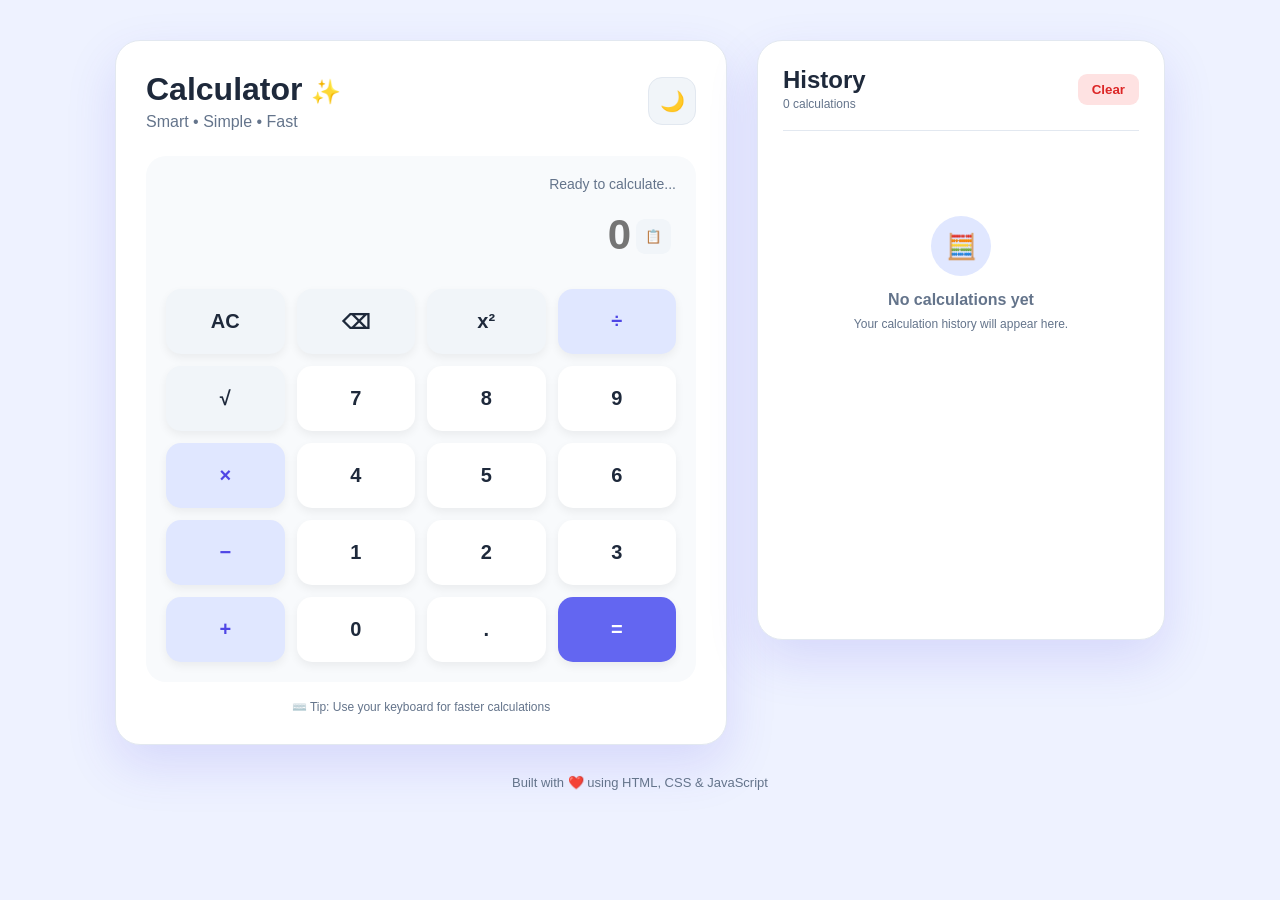
<file: WebDev-L2-Calculator/index.html>
<!DOCTYPE html>
<html lang="en">

<head>
    <meta charset="UTF-8">
    <meta name="viewport" content="width=device-width, initial-scale=1.0">

    <title>Smart Calculator | Isha Kamalia</title>

    <link rel="stylesheet" href="style.css">
</head>

<body>

    <div class="app-container">

        <!-- ================= CALCULATOR ================= -->

        <div class="calculator-section">

            <div class="top-bar">

                <div>
                    <h1>Calculator <span>✨</span></h1>
                    <p>Smart • Simple • Fast</p>
                </div>

                <button id="themeToggle"
                        class="theme-btn"
                        title="Toggle Theme">
                    🌙
                </button>

            </div>


            <div class="calculator">

                <!-- Display -->

                <div class="display-container">

                    <div id="expression" class="expression">
                        Ready to calculate...
                    </div>

                    <input
                        type="text"
                        id="display"
                        placeholder="0"
                        readonly
                    >

                    <button
                        id="copyResult"
                        class="copy-btn"
                        title="Copy Result">
                        📋
                    </button>

                </div>


                <!-- Calculator Buttons -->

                <div class="buttons">

                    <!-- Row 1 -->

                    <button
                        class="special"
                        data-action="clear">
                        AC
                    </button>

                    <button
                        class="special"
                        data-action="backspace">
                        ⌫
                    </button>

                    <button
                        class="special"
                        data-action="square">
                        x²
                    </button>

                    <button
                        class="operator"
                        data-value="/">
                        ÷
                    </button>


                    <!-- Row 2 -->

                    <button
                        class="special"
                        data-action="sqrt">
                        √
                    </button>

                    <button data-value="7">7</button>
                    <button data-value="8">8</button>
                    <button data-value="9">9</button>


                    <!-- Row 3 -->

                    <button
                        class="operator"
                        data-value="*">
                        ×
                    </button>

                    <button data-value="4">4</button>
                    <button data-value="5">5</button>
                    <button data-value="6">6</button>


                    <!-- Row 4 -->

                    <button
                        class="operator"
                        data-value="-">
                        −
                    </button>

                    <button data-value="1">1</button>
                    <button data-value="2">2</button>
                    <button data-value="3">3</button>


                    <!-- Row 5 -->

                    <button
                        class="operator"
                        data-value="+">
                        +
                    </button>

                    <button
                        class="zero"
                        data-value="0">
                        0
                    </button>

                    <button data-value=".">.</button>

                    <button
                        class="equal"
                        data-action="calculate">
                        =
                    </button>

                </div>

            </div>


            <!-- Keyboard Hint -->

            <div class="keyboard-hint">
                ⌨️ Tip: Use your keyboard for faster calculations
            </div>

        </div>


        <!-- ================= HISTORY ================= -->

        <div class="history-section">

            <div class="history-header">

                <div>
                    <h2>History</h2>
                    <span id="historyCount">
                        0 calculations
                    </span>
                </div>

                <button id="clearHistory">
                    Clear
                </button>

            </div>


            <div id="historyList">

                <div class="empty-history">

                    <div class="empty-icon">
                        🧮
                    </div>

                    <p>No calculations yet</p>

                    <small>
                        Your calculation history will appear here.
                    </small>

                </div>

            </div>

        </div>

    </div>


    <!-- Footer -->

    <footer>
        <p>
            Built with ❤️ using HTML, CSS & JavaScript
        </p>
    </footer>


    <script src="script.js"></script>

</body>

</html>
</file>
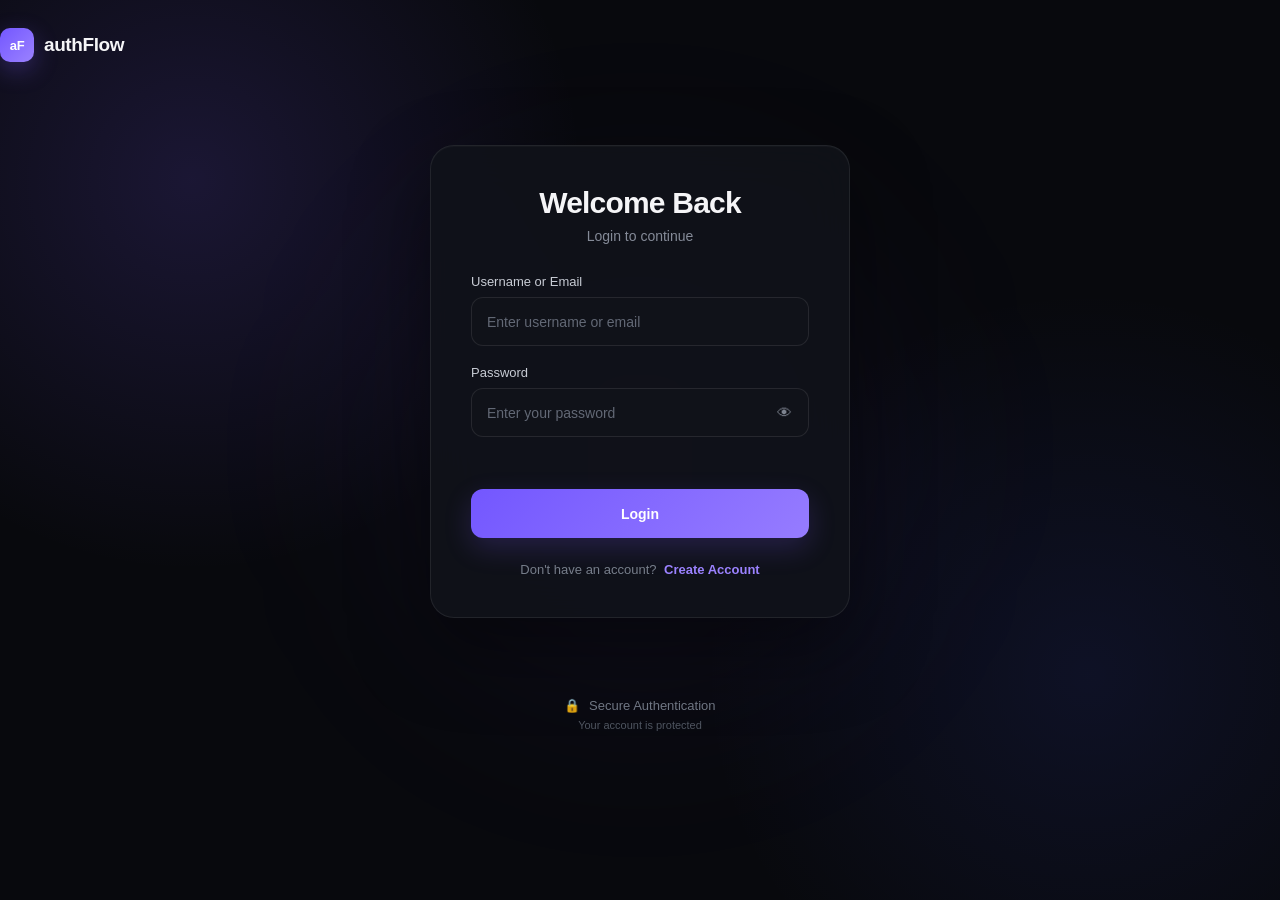
<file: WebDev-L2-LoginAuth/index.html>
<!DOCTYPE html>
<html lang="en">
<head>
    <meta charset="UTF-8">
    <meta name="viewport" content="width=device-width, initial-scale=1.0">
    <title>authFlow | Secure Authentication</title>

    <link rel="stylesheet" href="style.css">
</head>

<body>

    <!-- Background -->
    <div class="background-glow"></div>

    <!-- Logo -->
    <header class="logo">
        <div class="logo-box">aF</div>
        <span>authFlow</span>
    </header>

    <!-- Authentication Card -->
    <main class="auth-container">

        <!-- Login -->
        <section class="auth-card" id="loginSection">

            <div class="card-header">
                <h1>Welcome Back</h1>
                <p>Login to continue</p>
            </div>

            <form id="loginForm">

                <div class="input-group">
                    <label for="loginUser">Username or Email</label>
                    <input
                        type="text"
                        id="loginUser"
                        placeholder="Enter username or email"
                        required
                    >
                </div>

                <div class="input-group">
                    <label for="loginPassword">Password</label>

                    <div class="password-box">
                        <input
                            type="password"
                            id="loginPassword"
                            placeholder="Enter your password"
                            required
                        >

                        <button
                            type="button"
                            class="eye-btn"
                            onclick="togglePassword('loginPassword', this)"
                        >
                            👁
                        </button>
                    </div>
                </div>

                <p id="loginError" class="error-message"></p>

                <button type="submit" class="main-btn">
                    Login
                </button>

            </form>

            <p class="switch-text">
                Don't have an account?
                <button type="button" onclick="showRegister()">
                    Create Account
                </button>
            </p>

        </section>


        <!-- Register -->
        <section class="auth-card hidden" id="registerSection">

            <div class="card-header">
                <h1>Create Account</h1>
                <p>Register to get started</p>
            </div>

            <form id="registerForm">

                <div class="input-group">
                    <label for="registerUsername">Username</label>
                    <input
                        type="text"
                        id="registerUsername"
                        placeholder="Choose a username"
                        required
                    >
                </div>

                <div class="input-group">
                    <label for="registerEmail">Email</label>
                    <input
                        type="email"
                        id="registerEmail"
                        placeholder="Enter your email"
                        required
                    >
                </div>

                <div class="input-group">
                    <label for="registerPassword">Password</label>

                    <div class="password-box">
                        <input
                            type="password"
                            id="registerPassword"
                            placeholder="Minimum 8 characters"
                            required
                        >

                        <button
                            type="button"
                            class="eye-btn"
                            onclick="togglePassword('registerPassword', this)"
                        >
                            👁
                        </button>
                    </div>
                </div>

                <div class="input-group">
                    <label for="confirmPassword">Confirm Password</label>

                    <input
                        type="password"
                        id="confirmPassword"
                        placeholder="Confirm password"
                        required
                    >
                </div>

                <p id="registerError" class="error-message"></p>

                <button type="submit" class="main-btn">
                    Create Account
                </button>

            </form>

            <p class="switch-text">
                Already have an account?
                <button type="button" onclick="showLogin()">
                    Login
                </button>
            </p>

        </section>

    </main>

    <footer>
        <span>🔒</span>
        Secure Authentication
        <small>Your account is protected</small>
    </footer>

    <script src="script.js"></script>

</body>
</html>
</file>
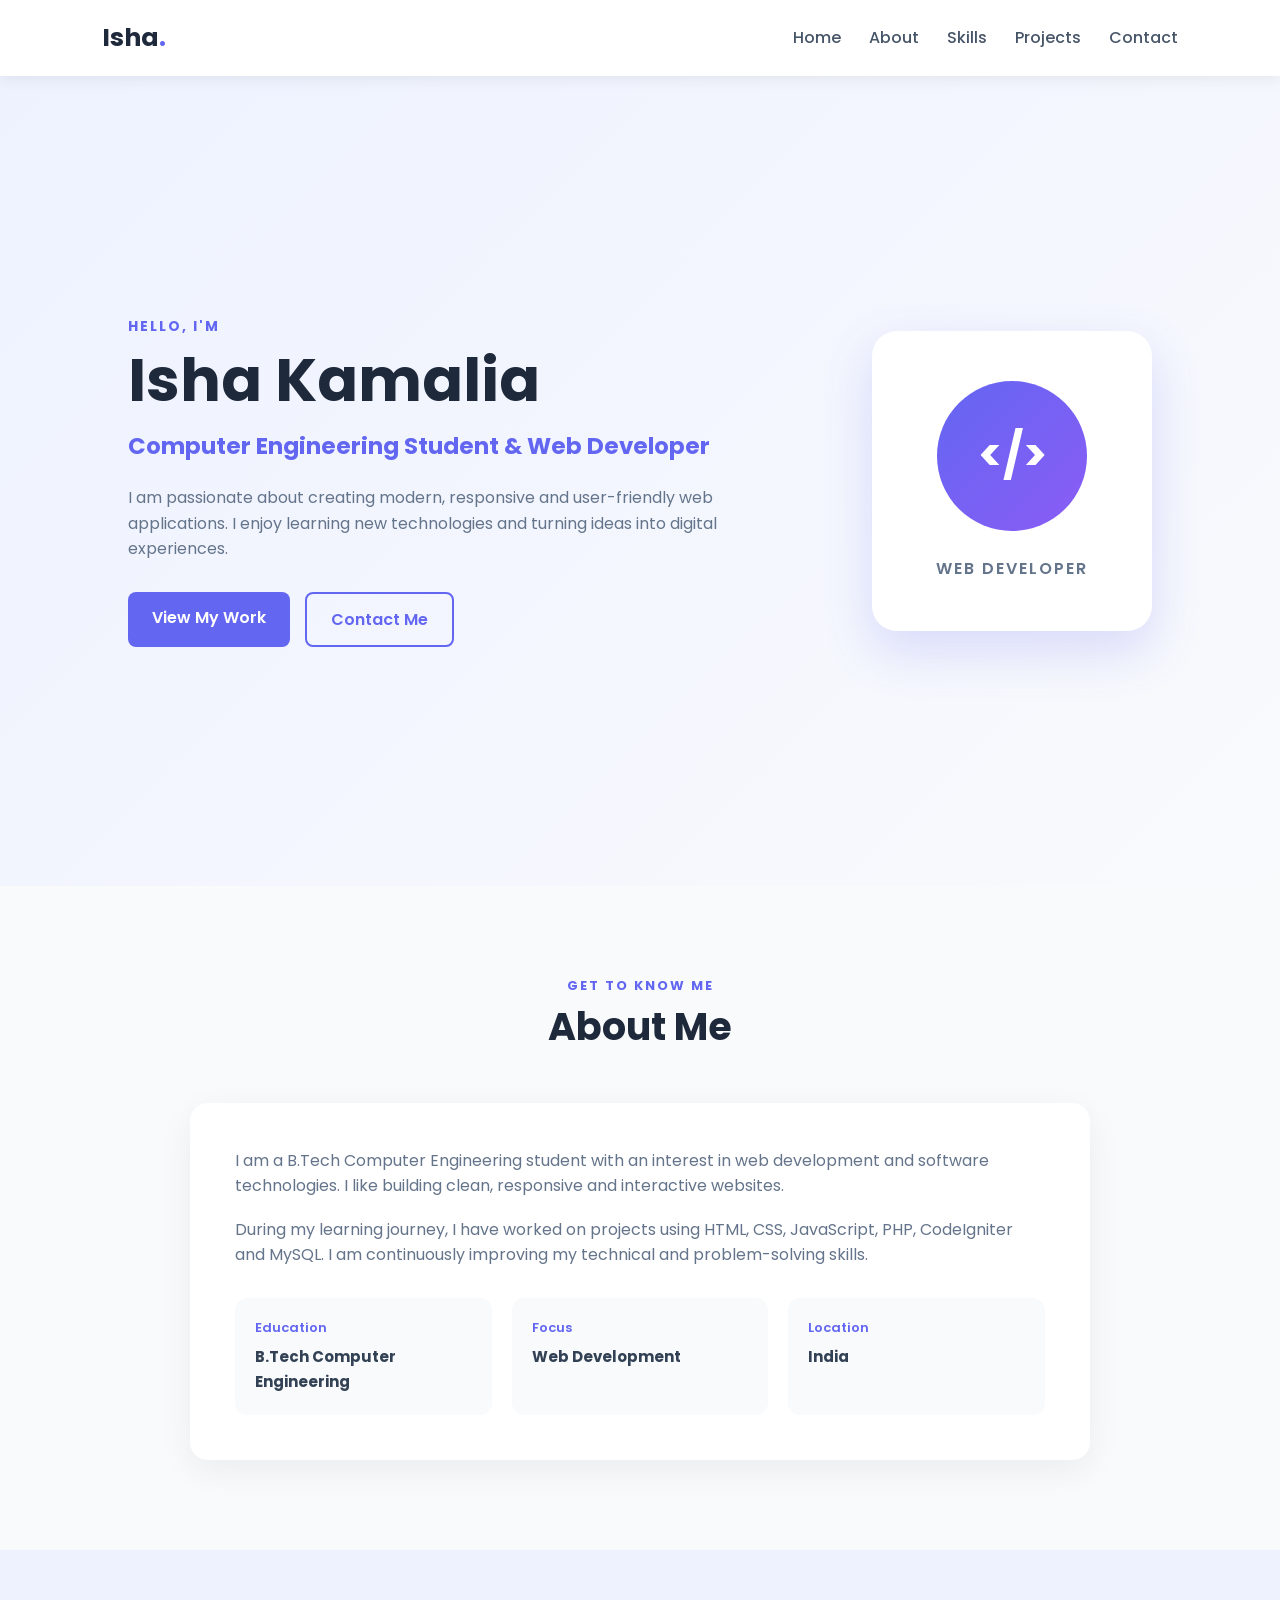
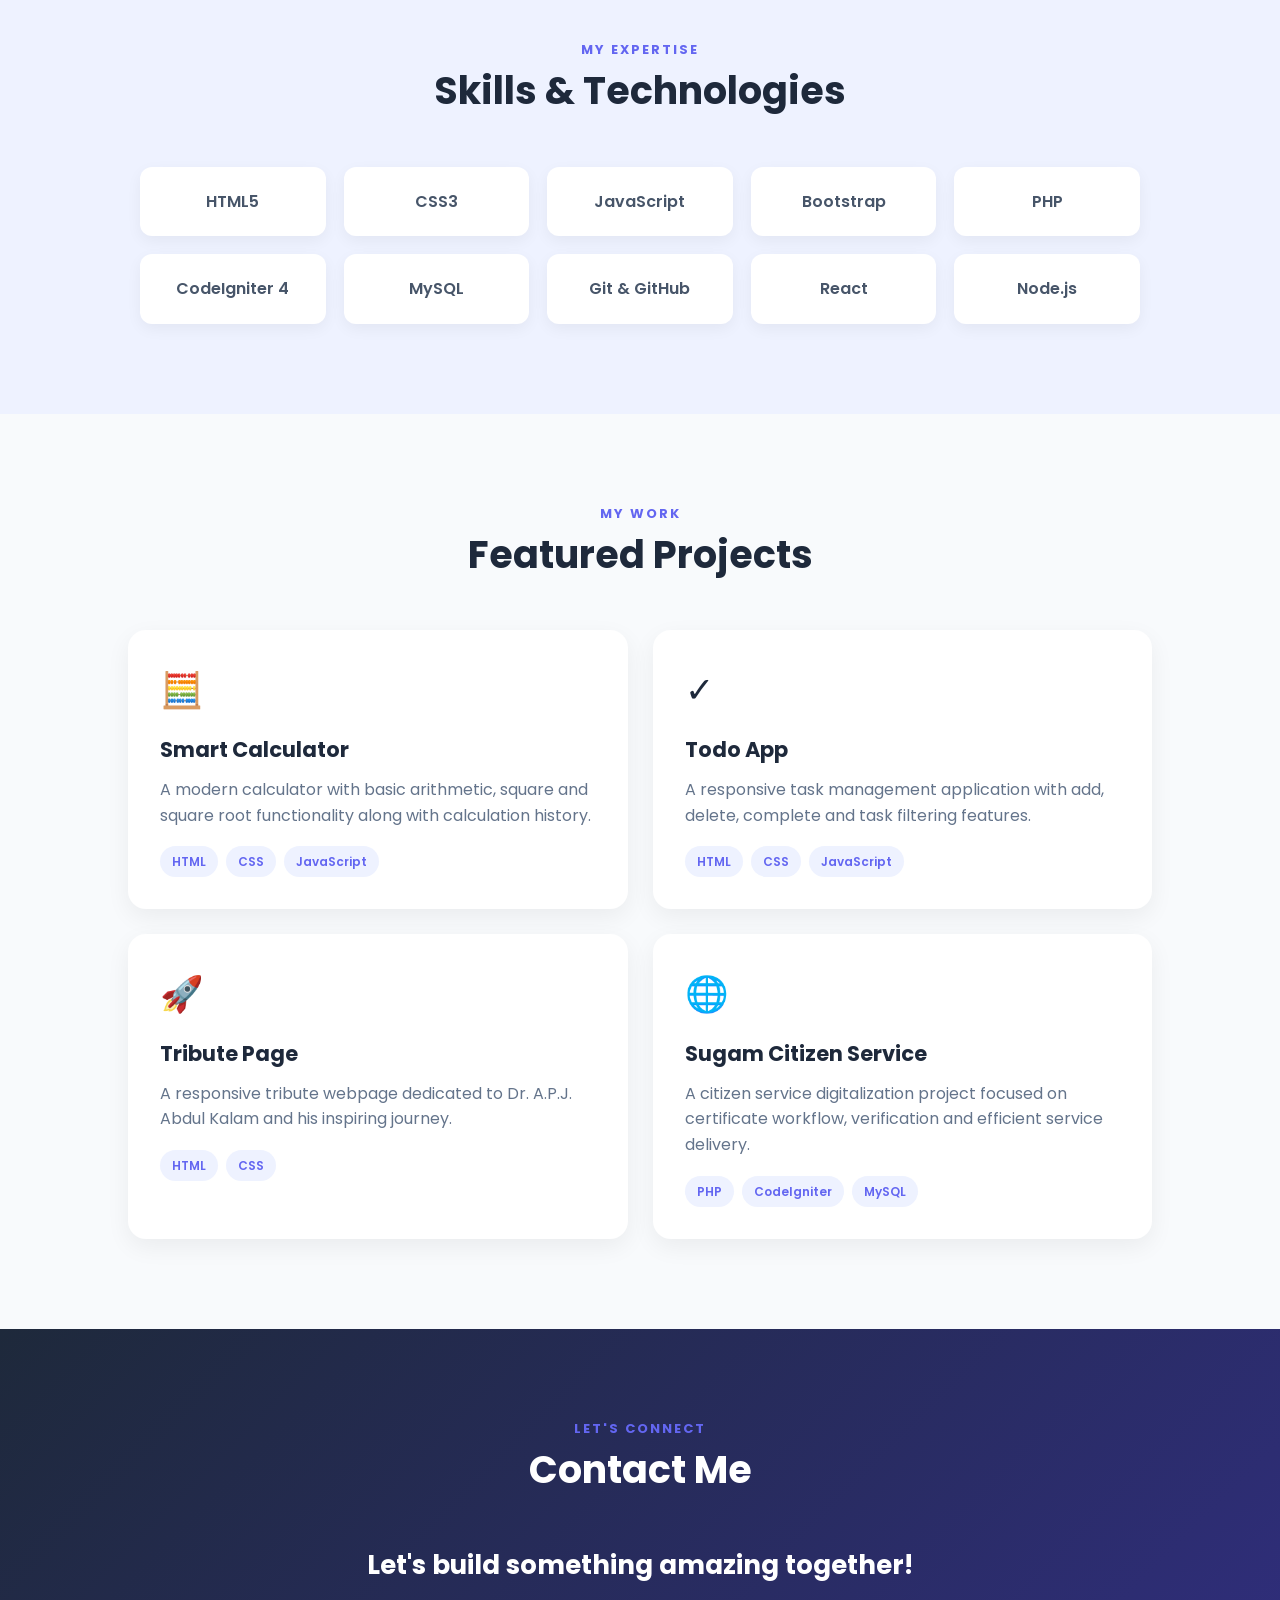
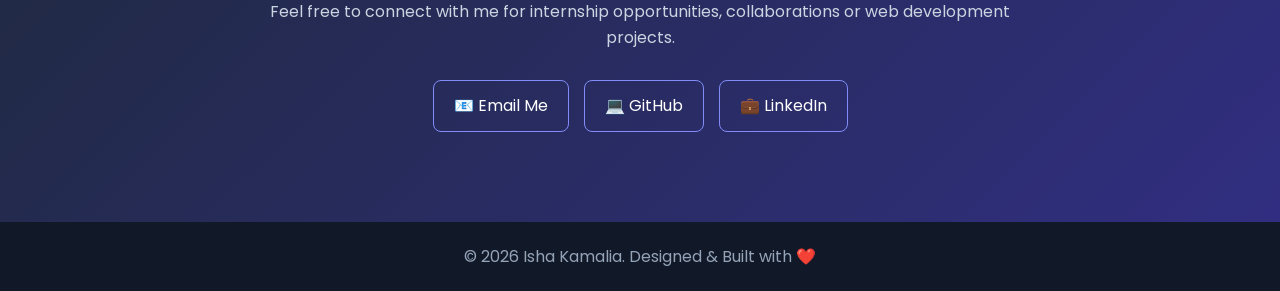
<file: WebDev-L2-Portfolio/index.html>
<!DOCTYPE html>
<html lang="en">
<head>
  <meta charset="UTF-8">
  <meta name="viewport" content="width=device-width, initial-scale=1.0">
  <title>Isha Kamalia | Portfolio</title>

  <link rel="stylesheet" href="style.css">

  <link rel="preconnect" href="https://fonts.googleapis.com">
  <link rel="preconnect" href="https://fonts.gstatic.com" crossorigin>
  <link href="https://fonts.googleapis.com/css2?family=Poppins:wght@400;500;600;700&display=swap" rel="stylesheet">
</head>

<body>

  <!-- Navigation -->
  <nav class="navbar">
    <div class="logo">Isha<span>.</span></div>

    <ul class="nav-links">
      <li><a href="#home">Home</a></li>
      <li><a href="#about">About</a></li>
      <li><a href="#skills">Skills</a></li>
      <li><a href="#projects">Projects</a></li>
      <li><a href="#contact">Contact</a></li>
    </ul>

    <button class="menu-btn" id="menuBtn">☰</button>
  </nav>

  <!-- Hero Section -->
  <section class="hero" id="home">
    <div class="hero-content">
      <p class="hello">HELLO, I'M</p>
      <h1>Isha Kamalia</h1>

      <h2>Computer Engineering Student & Web Developer</h2>

      <p class="hero-text">
        I am passionate about creating modern, responsive and
        user-friendly web applications. I enjoy learning new technologies
        and turning ideas into digital experiences.
      </p>

      <div class="hero-buttons">
        <a href="#projects" class="btn primary-btn">View My Work</a>
        <a href="#contact" class="btn secondary-btn">Contact Me</a>
      </div>
    </div>

    <div class="hero-card">
      <div class="profile-circle">
        <span>&lt;/&gt;</span>
      </div>
      <p>WEB DEVELOPER</p>
    </div>
  </section>

  <!-- About -->
  <section class="section" id="about">
    <div class="section-heading">
      <p>GET TO KNOW ME</p>
      <h2>About Me</h2>
    </div>

    <div class="about-box">
      <p>
        I am a B.Tech Computer Engineering student with an interest in
        web development and software technologies. I like building clean,
        responsive and interactive websites.
      </p>

      <p>
        During my learning journey, I have worked on projects using HTML,
        CSS, JavaScript, PHP, CodeIgniter and MySQL. I am continuously
        improving my technical and problem-solving skills.
      </p>

      <div class="about-info">
        <div>
          <span>Education</span>
          <strong>B.Tech Computer Engineering</strong>
        </div>

        <div>
          <span>Focus</span>
          <strong>Web Development</strong>
        </div>

        <div>
          <span>Location</span>
          <strong>India</strong>
        </div>
      </div>
    </div>
  </section>

  <!-- Skills -->
  <section class="section skills-section" id="skills">
    <div class="section-heading">
      <p>MY EXPERTISE</p>
      <h2>Skills & Technologies</h2>
    </div>

    <div class="skills-grid">
      <div class="skill-card">HTML5</div>
      <div class="skill-card">CSS3</div>
      <div class="skill-card">JavaScript</div>
      <div class="skill-card">Bootstrap</div>
      <div class="skill-card">PHP</div>
      <div class="skill-card">CodeIgniter 4</div>
      <div class="skill-card">MySQL</div>
      <div class="skill-card">Git & GitHub</div>
      <div class="skill-card">React</div>
      <div class="skill-card">Node.js</div>
    </div>
  </section>

  <!-- Projects -->
  <section class="section" id="projects">
    <div class="section-heading">
      <p>MY WORK</p>
      <h2>Featured Projects</h2>
    </div>

    <div class="projects-grid">

      <div class="project-card">
        <div class="project-icon">🧮</div>
        <h3>Smart Calculator</h3>
        <p>
          A modern calculator with basic arithmetic, square and square root
          functionality along with calculation history.
        </p>
        <div class="tags">
          <span>HTML</span>
          <span>CSS</span>
          <span>JavaScript</span>
        </div>
      </div>

      <div class="project-card">
        <div class="project-icon">✓</div>
        <h3>Todo App</h3>
        <p>
          A responsive task management application with add, delete,
          complete and task filtering features.
        </p>
        <div class="tags">
          <span>HTML</span>
          <span>CSS</span>
          <span>JavaScript</span>
        </div>
      </div>

      <div class="project-card">
        <div class="project-icon">🚀</div>
        <h3>Tribute Page</h3>
        <p>
          A responsive tribute webpage dedicated to Dr. A.P.J. Abdul Kalam
          and his inspiring journey.
        </p>
        <div class="tags">
          <span>HTML</span>
          <span>CSS</span>
        </div>
      </div>

      <div class="project-card">
        <div class="project-icon">🌐</div>
        <h3>Sugam Citizen Service</h3>
        <p>
          A citizen service digitalization project focused on certificate
          workflow, verification and efficient service delivery.
        </p>
        <div class="tags">
          <span>PHP</span>
          <span>CodeIgniter</span>
          <span>MySQL</span>
        </div>
      </div>

    </div>
  </section>

  <!-- Contact -->
  <section class="section contact-section" id="contact">
    <div class="section-heading">
      <p>LET'S CONNECT</p>
      <h2>Contact Me</h2>
    </div>

    <div class="contact-box">
      <h3>Let's build something amazing together!</h3>
      <p>
        Feel free to connect with me for internship opportunities,
        collaborations or web development projects.
      </p>

      <div class="contact-links">
        <a href="mailto:your-email@example.com">📧 Email Me</a>
        <a href="https://github.com/ishakamalih-blip" target="_blank">💻 GitHub</a>
        <a href="#" target="_blank">💼 LinkedIn</a>
      </div>
    </div>
  </section>

  <!-- Footer -->
  <footer>
    <p>© 2026 Isha Kamalia. Designed & Built with ❤️</p>
  </footer>

  <script src="script.js"></script>
</body>
</html>
</file>
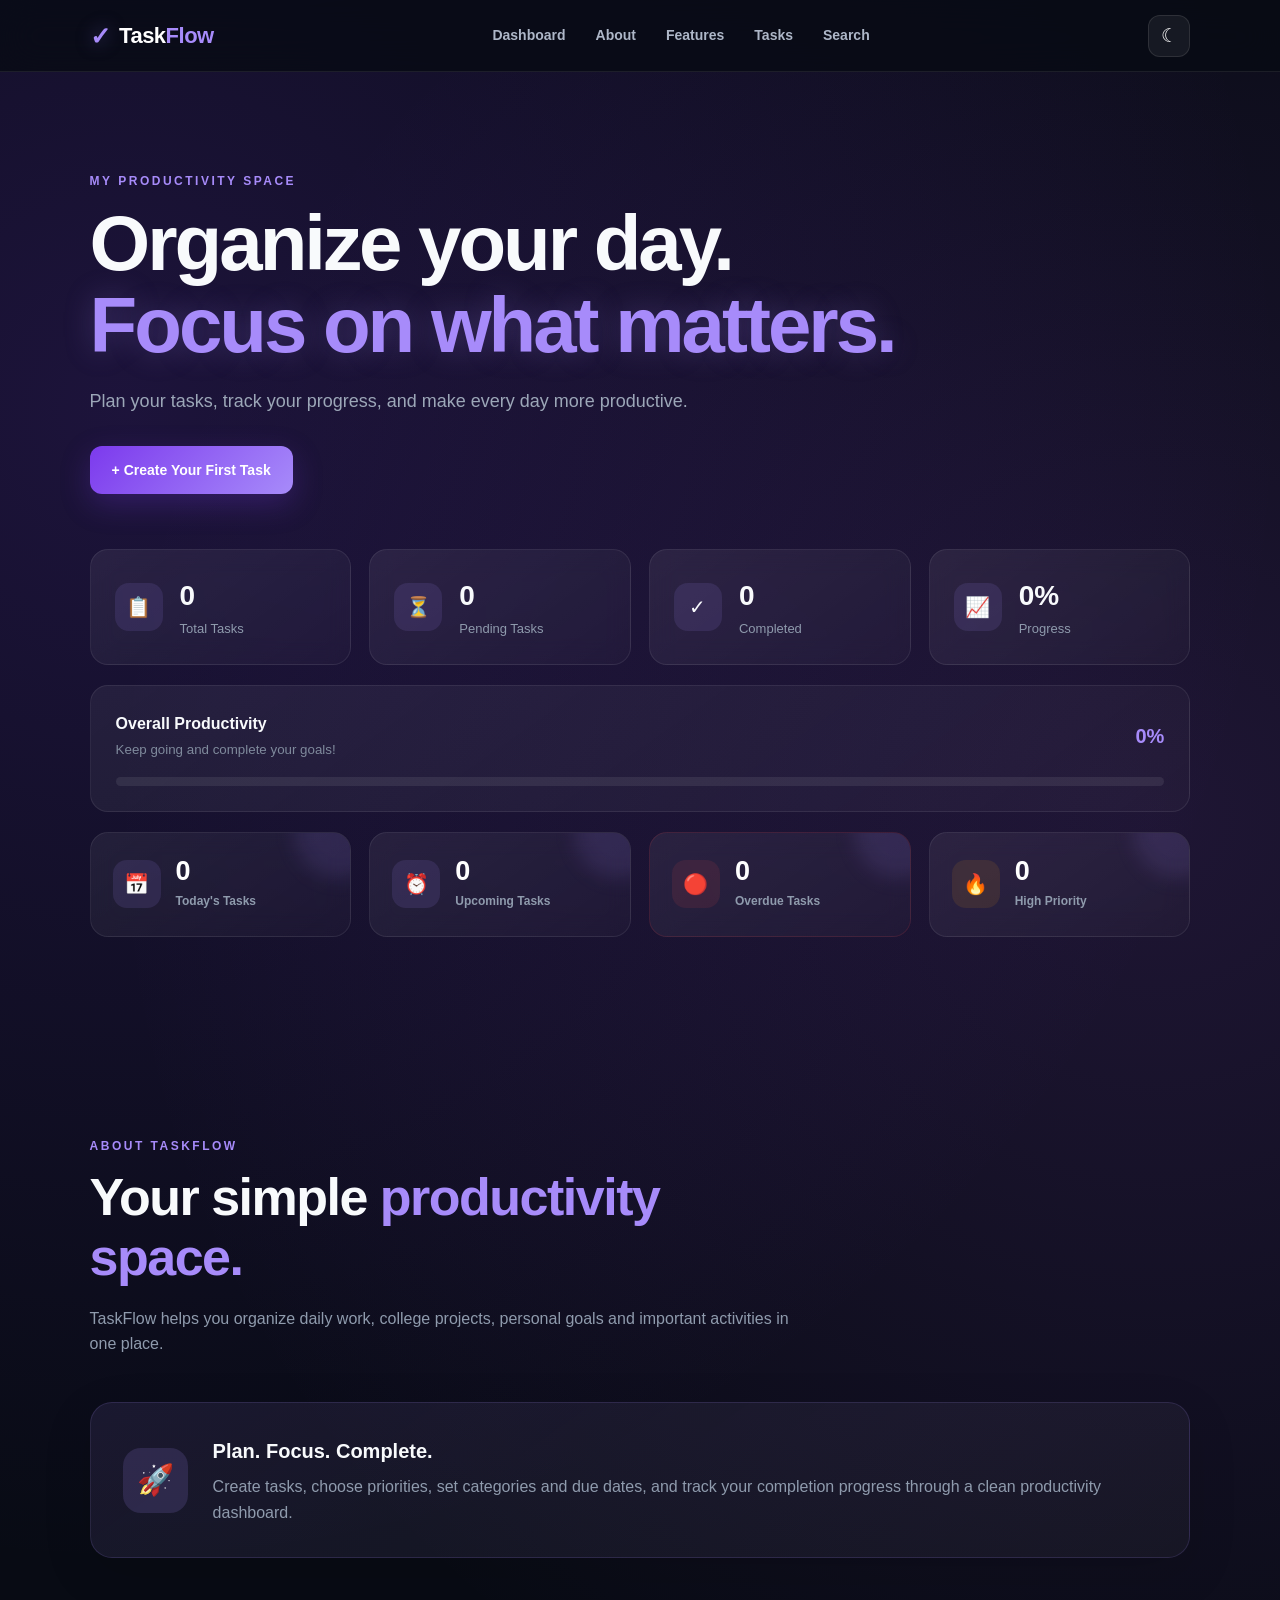
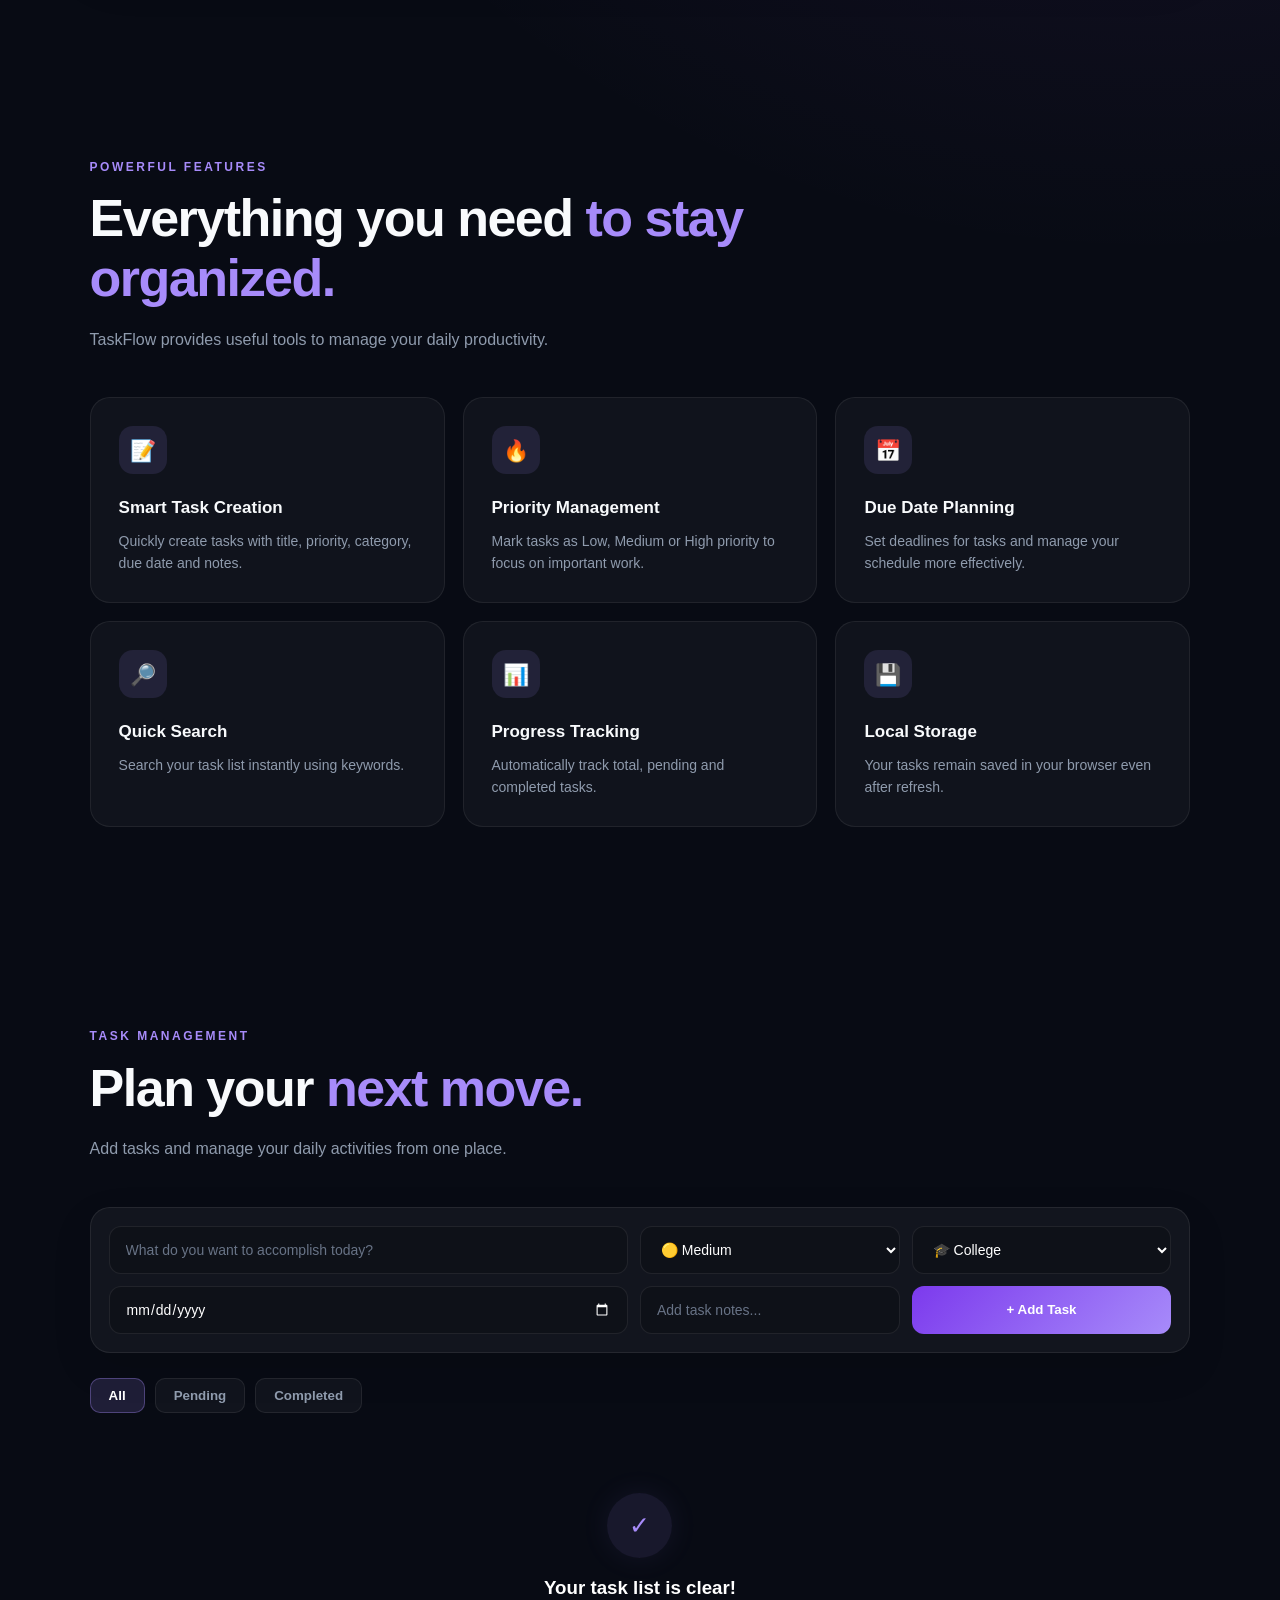
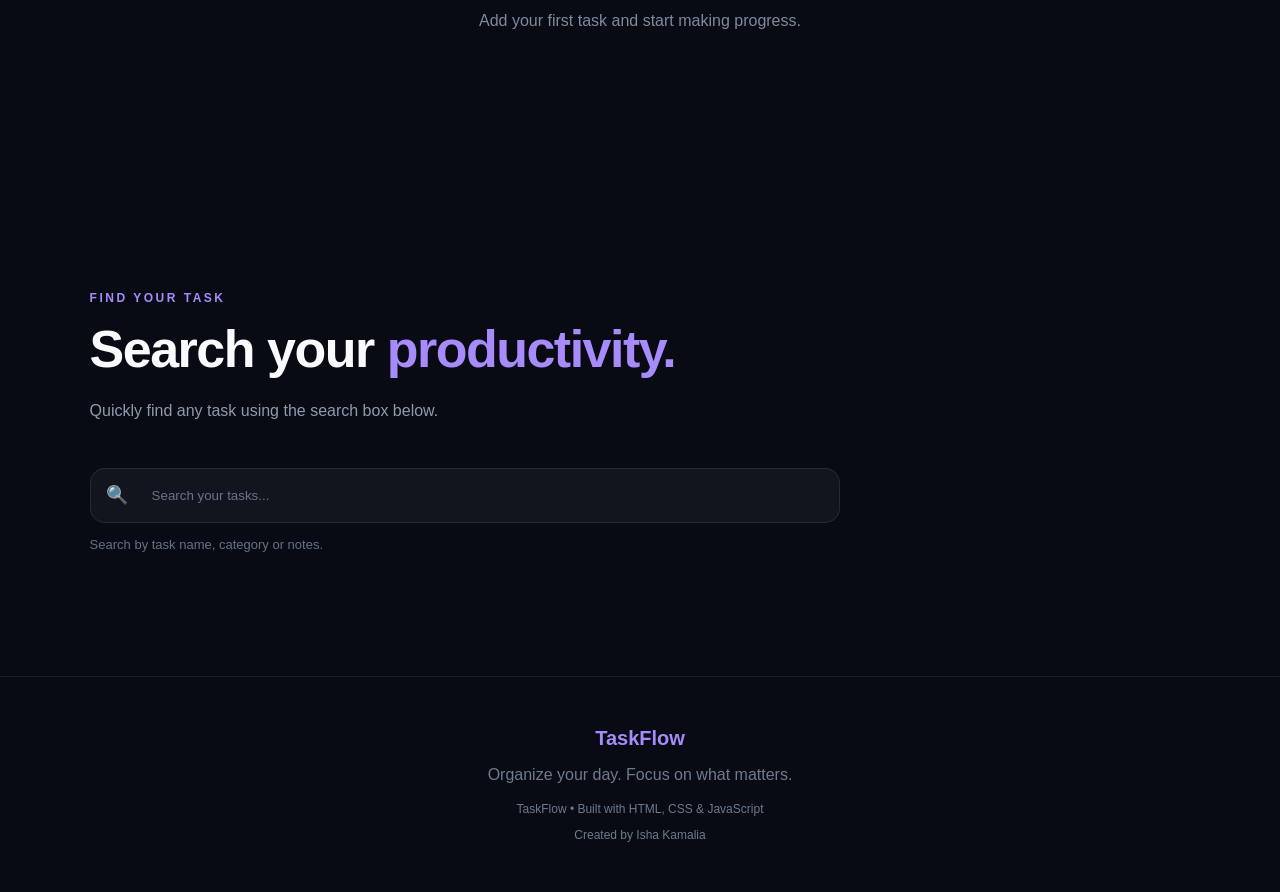
<file: WebDev-L2-TodoApp/index.html>
<!DOCTYPE html>
<html lang="en">

<head>
    <meta charset="UTF-8">

    <meta name="viewport" content="width=device-width, initial-scale=1.0">

    <meta
        name="description"
        content="TaskFlow - Smart and creative productivity To-Do List application"
    >

    <title>TaskFlow | Smart To-Do App</title>

    <link rel="stylesheet" href="style.css">
</head>


<body>


<!-- =====================================================
     NAVBAR
===================================================== -->

<nav class="navbar">

    <a href="#dashboard" class="brand">

        <span class="brand-icon">✓</span>

        <span>
            Task<span>Flow</span>
        </span>

    </a>


    <div class="nav-links">

        <a href="#dashboard">Dashboard</a>

        <a href="#about">About</a>

        <a href="#features">Features</a>

        <a href="#tasks">Tasks</a>

        <a href="#search">Search</a>

    </div>


    <button
        id="themeToggle"
        class="theme-btn"
        title="Toggle theme"
        aria-label="Toggle theme"
    >
        ☾
    </button>

</nav>



<!-- =====================================================
     DASHBOARD
===================================================== -->

<section
    id="dashboard"
    class="section dashboard-section"
>


    <div class="hero-content">

        <p class="eyebrow">
            MY PRODUCTIVITY SPACE
        </p>


        <h1>
            Organize your day.
            <br>

            <span>
                Focus on what matters.
            </span>
        </h1>


        <p class="hero-subtitle">

            Plan your tasks, track your progress,
            and make every day more productive.

        </p>


        <a
            href="#tasks"
            class="primary-btn"
        >
            + Create Your First Task
        </a>

    </div>



    <!-- =================================================
         MAIN STATISTICS
    ================================================= -->

    <div class="stats-grid">


        <div class="stat-card">

            <div class="stat-icon">
                📋
            </div>

            <div>

                <span id="totalTasks">
                    0
                </span>

                <p>
                    Total Tasks
                </p>

            </div>

        </div>



        <div class="stat-card">

            <div class="stat-icon">
                ⏳
            </div>

            <div>

                <span id="pendingTasks">
                    0
                </span>

                <p>
                    Pending Tasks
                </p>

            </div>

        </div>



        <div class="stat-card">

            <div class="stat-icon">
                ✓
            </div>

            <div>

                <span id="completedTasks">
                    0
                </span>

                <p>
                    Completed
                </p>

            </div>

        </div>



        <div class="stat-card">

            <div class="stat-icon">
                📈
            </div>

            <div>

                <span id="progressPercent">
                    0%
                </span>

                <p>
                    Progress
                </p>

            </div>

        </div>

    </div>



    <!-- =================================================
         PROGRESS
    ================================================= -->

    <div class="progress-box">

        <div class="progress-header">

            <div>

                <p>
                    Overall Productivity
                </p>

                <small>
                    Keep going and complete your goals!
                </small>

            </div>


            <strong id="progressText">
                0%
            </strong>

        </div>


        <div class="progress-track">

            <div
                id="progressBar"
                class="progress-bar"
                style="width: 0%;"
            ></div>

        </div>

    </div>



    <!-- =================================================
         SMART TASK OVERVIEW
    ================================================= -->

    <div class="smart-overview">


        <!-- TODAY -->

        <div class="overview-card">

            <div class="overview-icon">
                📅
            </div>

            <div>

                <span id="todayTaskCount">
                    0
                </span>

                <p>
                    Today's Tasks
                </p>

            </div>

        </div>



        <!-- UPCOMING -->

        <div class="overview-card">

            <div class="overview-icon">
                ⏰
            </div>

            <div>

                <span id="upcomingTaskCount">
                    0
                </span>

                <p>
                    Upcoming Tasks
                </p>

            </div>

        </div>



        <!-- OVERDUE -->

        <div class="overview-card overdue-card">

            <div class="overview-icon">
                🔴
            </div>

            <div>

                <span id="overdueTaskCount">
                    0
                </span>

                <p>
                    Overdue Tasks
                </p>

            </div>

        </div>



        <!-- HIGH PRIORITY -->

        <div class="overview-card">

            <div class="overview-icon">
                🔥
            </div>

            <div>

                <span id="highPriorityCount">
                    0
                </span>

                <p>
                    High Priority
                </p>

            </div>

        </div>

    </div>


</section>



<!-- =====================================================
     ABOUT
===================================================== -->

<section
    id="about"
    class="section"
>


    <div class="section-heading">

        <p class="eyebrow">
            ABOUT TASKFLOW
        </p>

        <h2>

            Your simple

            <span>
                productivity space.
            </span>

        </h2>


        <p>

            TaskFlow helps you organize daily work,
            college projects, personal goals and
            important activities in one place.

        </p>

    </div>



    <div class="about-card">

        <div class="about-icon">
            🚀
        </div>


        <div>

            <h3>
                Plan. Focus. Complete.
            </h3>


            <p>

                Create tasks, choose priorities,
                set categories and due dates,
                and track your completion progress
                through a clean productivity dashboard.

            </p>

        </div>

    </div>


</section>



<!-- =====================================================
     FEATURES
===================================================== -->

<section
    id="features"
    class="section"
>


    <div class="section-heading">

        <p class="eyebrow">
            POWERFUL FEATURES
        </p>


        <h2>

            Everything you need

            <span>
                to stay organized.
            </span>

        </h2>


        <p>

            TaskFlow provides useful tools to
            manage your daily productivity.

        </p>

    </div>



    <div class="features-grid">


        <div class="feature-card">

            <div class="feature-icon">
                📝
            </div>

            <h3>
                Smart Task Creation
            </h3>

            <p>

                Quickly create tasks with
                title, priority, category,
                due date and notes.

            </p>

        </div>



        <div class="feature-card">

            <div class="feature-icon">
                🔥
            </div>

            <h3>
                Priority Management
            </h3>

            <p>

                Mark tasks as Low, Medium
                or High priority to focus
                on important work.

            </p>

        </div>



        <div class="feature-card">

            <div class="feature-icon">
                📅
            </div>

            <h3>
                Due Date Planning
            </h3>

            <p>

                Set deadlines for tasks
                and manage your schedule
                more effectively.

            </p>

        </div>



        <div class="feature-card">

            <div class="feature-icon">
                🔎
            </div>

            <h3>
                Quick Search
            </h3>

            <p>

                Search your task list instantly
                using keywords.

            </p>

        </div>



        <div class="feature-card">

            <div class="feature-icon">
                📊
            </div>

            <h3>
                Progress Tracking
            </h3>

            <p>

                Automatically track total,
                pending and completed tasks.

            </p>

        </div>



        <div class="feature-card">

            <div class="feature-icon">
                💾
            </div>

            <h3>
                Local Storage
            </h3>

            <p>

                Your tasks remain saved in
                your browser even after refresh.

            </p>

        </div>

    </div>


</section>



<!-- =====================================================
     TASK MANAGEMENT
===================================================== -->

<section
    id="tasks"
    class="section"
>


    <div class="section-heading">

        <p class="eyebrow">
            TASK MANAGEMENT
        </p>


        <h2>

            Plan your

            <span>
                next move.
            </span>

        </h2>


        <p>

            Add tasks and manage your daily
            activities from one place.

        </p>

    </div>



    <!-- ADD TASK -->

    <div class="add-task-card">


        <input
            type="text"
            id="taskInput"
            placeholder="What do you want to accomplish today?"
            autocomplete="off"
        >


        <select id="priority">

            <option value="low">
                🟢 Low
            </option>

            <option
                value="medium"
                selected
            >
                🟡 Medium
            </option>

            <option value="high">
                🔴 High
            </option>

        </select>



        <select id="category">

            <option value="College">
                🎓 College
            </option>

            <option value="Project">
                💻 Project
            </option>

            <option value="Personal">
                👤 Personal
            </option>

            <option value="Work">
                💼 Work
            </option>

            <option value="Other">
                📌 Other
            </option>

        </select>



        <input
            type="date"
            id="dueDate"
            title="Task due date"
        >



        <input
            type="text"
            id="taskNotes"
            placeholder="Add task notes..."
            autocomplete="off"
        >



        <button
            id="addTaskBtn"
            type="button"
        >
            + Add Task
        </button>


    </div>



    <!-- FILTER -->

    <div class="task-filters">


        <button
            class="filter-btn active"
            data-filter="all"
            type="button"
        >
            All
        </button>


        <button
            class="filter-btn"
            data-filter="active"
            type="button"
        >
            Pending
        </button>


        <button
            class="filter-btn"
            data-filter="completed"
            type="button"
        >
            Completed
        </button>


    </div>



    <!-- TASK LIST -->

    <main>

        <div
            id="taskList"
            class="task-list"
        ></div>


        <div
            id="emptyState"
            class="empty-state"
        >

            <div class="empty-icon">
                ✓
            </div>

            <h3>
                Your task list is clear!
            </h3>

            <p>
                Add your first task and
                start making progress.
            </p>

        </div>

    </main>


</section>



<!-- =====================================================
     SEARCH
===================================================== -->

<section
    id="search"
    class="section search-section"
>


    <div class="section-heading">

        <p class="eyebrow">
            FIND YOUR TASK
        </p>


        <h2>

            Search your

            <span>
                productivity.
            </span>

        </h2>


        <p>

            Quickly find any task using
            the search box below.

        </p>

    </div>



    <div class="search-box">

        <span>
            🔍
        </span>


        <input
            type="text"
            id="searchInput"
            placeholder="Search your tasks..."
            autocomplete="off"
        >

    </div>


    <p class="search-hint">
        Search by task name, category or notes.
    </p>


</section>



<!-- =====================================================
     FOOTER
===================================================== -->

<footer>

    <div class="footer-brand">
        TaskFlow
    </div>


    <p>
        Organize your day. Focus on what matters.
    </p>


    <small>
        TaskFlow • Built with HTML, CSS & JavaScript
    </small>


    <br>


    <small>
        Created by Isha Kamalia
    </small>

</footer>



<!-- JAVASCRIPT -->

<script src="script.js"></script>


</body>

</html>
</file>
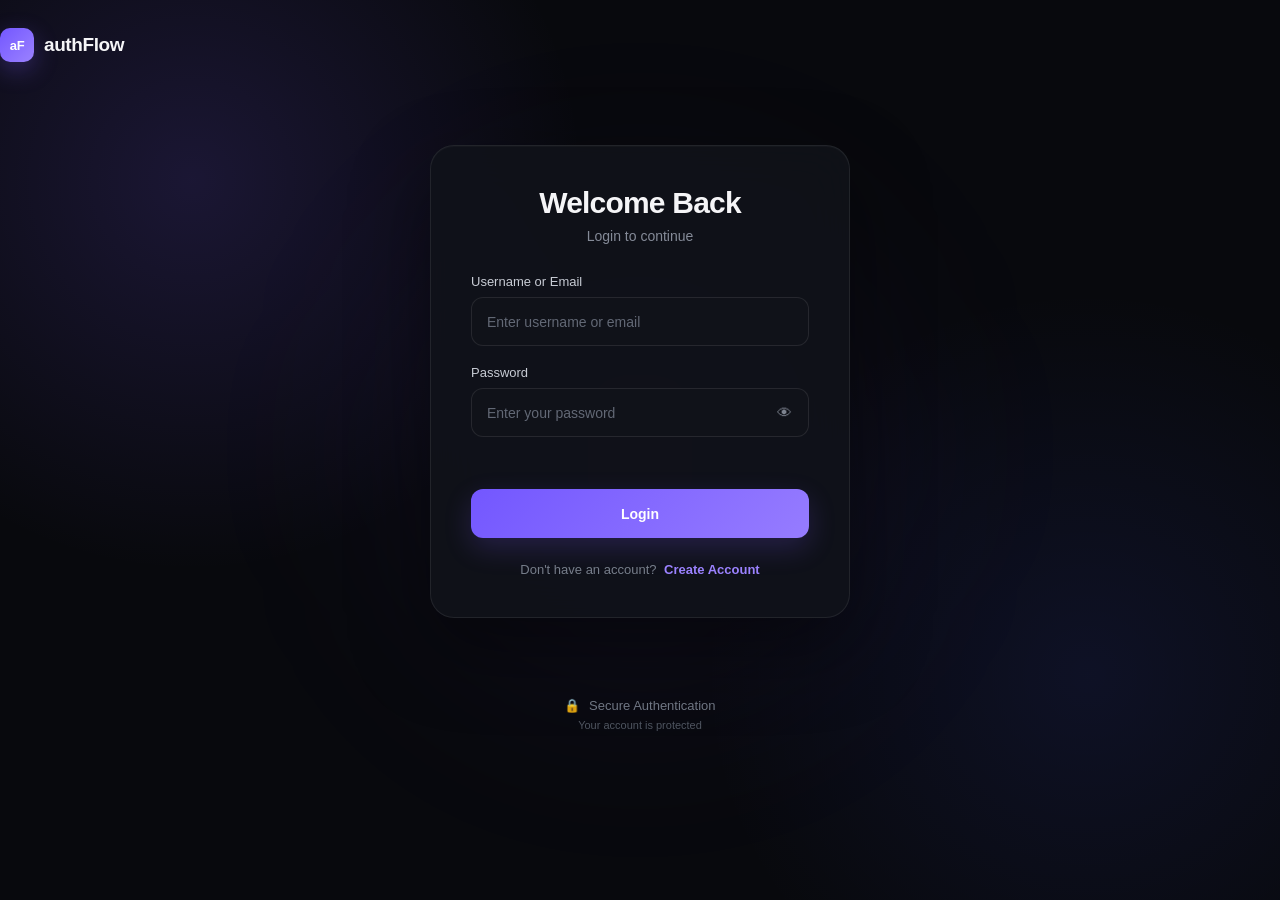
<file: WebDev-L2-LoginAuth/dashboard.html>
<!DOCTYPE html>
<html lang="en">
<head>
    <meta charset="UTF-8">
    <meta name="viewport" content="width=device-width, initial-scale=1.0">

    <title>authFlow | Dashboard</title>

    <link rel="stylesheet" href="style.css">
</head>

<body>

    <!-- Background -->
    <div class="background-glow"></div>

    <!-- Navbar -->
    <header class="dashboard-nav">

        <div class="logo">
            <div class="logo-box">aF</div>
            <span>authFlow</span>
        </div>

        <button id="logoutBtn" class="logout-btn">
            Logout
        </button>

    </header>


    <!-- Dashboard -->
    <main class="dashboard-container">

        <section class="welcome-card">

            <div class="welcome-icon">
                ✓
            </div>

            <p class="dashboard-label">
                SECURE DASHBOARD
            </p>

            <h1>
                Welcome, <span id="username">User</span> 👋
            </h1>

            <p class="dashboard-description">
                You have successfully logged in to your secure account.
            </p>

        </section>


        <!-- User Information -->
        <section class="info-grid">

            <div class="info-card">
                <span class="info-icon">👤</span>

                <div>
                    <small>USERNAME</small>
                    <h3 id="userUsername">-</h3>
                </div>
            </div>


            <div class="info-card">
                <span class="info-icon">✉️</span>

                <div>
                    <small>EMAIL</small>
                    <h3 id="userEmail">-</h3>
                </div>
            </div>


            <div class="info-card">
                <span class="info-icon">🔐</span>

                <div>
                    <small>ACCOUNT STATUS</small>
                    <h3>Authenticated</h3>
                </div>
            </div>

        </section>


        <!-- Security Card -->
        <section class="security-card">

            <div class="security-icon">
                🛡️
            </div>

            <div>
                <h2>Your account is protected</h2>

                <p>
                    Your authentication session is active.
                    Logout when you are finished using this dashboard.
                </p>
            </div>

        </section>

    </main>


    <footer>
        <span>🔒</span>
        authFlow Authentication System
        <small>Task 4 • OIBSIP Web Development Internship</small>
    </footer>


    <!-- Protected Session -->
    <script>

        // Check login session
        const session =
            JSON.parse(localStorage.getItem("authSession"));

        // If user is NOT logged in,
        // redirect them to login page.
        if (!session || session.loggedIn !== true) {

            window.location.href = "index.html";

        } else {

            // Display user information

            document.getElementById("username").textContent =
                session.username;

            document.getElementById("userUsername").textContent =
                session.username;

            document.getElementById("userEmail").textContent =
                session.email;
        }


        // Logout
        document
            .getElementById("logoutBtn")
            .addEventListener("click", function () {

                // Remove active session
                localStorage.removeItem("authSession");

                // Redirect to login
                window.location.href = "index.html";
            });

    </script>

</body>
</html>
</file>
<file: WebDev-L2-Calculator/style.css>
* {
    margin: 0;
    padding: 0;
    box-sizing: border-box;
}

:root {
    --bg: #eef2ff;
    --card: #ffffff;
    --display: #f8fafc;
    --text: #1e293b;
    --muted: #64748b;
    --primary: #6366f1;
    --primary-dark: #4f46e5;
    --operator: #e0e7ff;
    --special: #f1f5f9;
    --border: #e2e8f0;
    --shadow: 0 20px 50px rgba(79, 70, 229, 0.15);
}

body.dark {
    --bg: #0f172a;
    --card: #1e293b;
    --display: #0f172a;
    --text: #f8fafc;
    --muted: #94a3b8;
    --operator: #312e81;
    --special: #334155;
    --border: #334155;
    --shadow: 0 20px 50px rgba(0, 0, 0, 0.35);
}

body {
    min-height: 100vh;
    background: var(--bg);
    color: var(--text);
    font-family: Arial, sans-serif;
    padding: 40px 20px;
    transition: 0.3s ease;
}

/* Main Layout */

.app-container {
    max-width: 1050px;
    margin: auto;
    display: grid;
    grid-template-columns: 1.2fr 0.8fr;
    gap: 30px;
}

/* Calculator Section */

.calculator-section,
.history-section {
    background: var(--card);
    border: 1px solid var(--border);
    border-radius: 25px;
    box-shadow: var(--shadow);
}

.calculator-section {
    padding: 30px;
}

/* Header */

.top-bar {
    display: flex;
    justify-content: space-between;
    align-items: center;
    margin-bottom: 25px;
}

.top-bar h1 {
    font-size: 32px;
}

.top-bar h1 span {
    font-size: 24px;
}

.top-bar p {
    color: var(--muted);
    margin-top: 5px;
}

.theme-btn {
    width: 48px;
    height: 48px;
    border: 1px solid var(--border);
    border-radius: 14px;
    background: var(--special);
    cursor: pointer;
    font-size: 20px;
    transition: 0.3s;
}

.theme-btn:hover {
    transform: rotate(20deg) scale(1.05);
}

/* Calculator */

.calculator {
    background: var(--display);
    padding: 20px;
    border-radius: 20px;
}

/* Display */

.display-container {
    position: relative;
    margin-bottom: 20px;
}

.expression {
    height: 25px;
    text-align: right;
    color: var(--muted);
    font-size: 14px;
    overflow: hidden;
}

#display {
    width: 100%;
    border: none;
    outline: none;
    background: transparent;
    color: var(--text);
    text-align: right;
    font-size: 42px;
    font-weight: bold;
    padding: 10px 45px 10px 5px;
}

/* Copy */

.copy-btn {
    position: absolute;
    right: 5px;
    bottom: 15px;
    border: none;
    background: var(--special);
    color: var(--text);
    width: 35px;
    height: 35px;
    border-radius: 9px;
    cursor: pointer;
    transition: 0.2s;
}

.copy-btn:hover {
    background: var(--operator);
    transform: scale(1.08);
}

/* Buttons */

.buttons {
    display: grid;
    grid-template-columns: repeat(4, 1fr);
    gap: 12px;
}

.buttons button {
    height: 65px;
    border: none;
    border-radius: 15px;
    background: var(--card);
    color: var(--text);
    font-size: 20px;
    font-weight: 600;
    cursor: pointer;
    box-shadow: 0 4px 10px rgba(0, 0, 0, 0.06);
    transition: all 0.15s ease;
}

.buttons button:hover {
    transform: translateY(-3px);
}

.buttons button:active {
    transform: scale(0.94);
}

.buttons .special {
    background: var(--special);
}

.buttons .operator {
    background: var(--operator);
    color: var(--primary-dark);
}

.buttons .equal {
    background: var(--primary);
    color: white;
}

.buttons .equal:hover {
    background: var(--primary-dark);
}

.buttons .zero {
    grid-column: span 1;
}

/* Keyboard Hint */

.keyboard-hint {
    text-align: center;
    color: var(--muted);
    font-size: 12px;
    margin-top: 18px;
}

/* History */

.history-section {
    padding: 25px;
    max-height: 600px;
}

.history-header {
    display: flex;
    justify-content: space-between;
    align-items: center;
    border-bottom: 1px solid var(--border);
    padding-bottom: 18px;
    margin-bottom: 15px;
}

.history-header h2 {
    font-size: 24px;
}

.history-header span {
    color: var(--muted);
    font-size: 12px;
}

#clearHistory {
    border: none;
    background: #fee2e2;
    color: #dc2626;
    padding: 8px 14px;
    border-radius: 9px;
    cursor: pointer;
    font-weight: 600;
}

/* History Items */

.history-item {
    padding: 15px;
    margin-bottom: 10px;
    background: var(--display);
    border-radius: 12px;
    border-left: 4px solid var(--primary);
}

.history-expression {
    color: var(--muted);
    font-size: 13px;
}

.history-result {
    color: var(--text);
    font-size: 20px;
    font-weight: bold;
    margin-top: 3px;
}

/* Empty History */

.empty-history {
    text-align: center;
    padding: 70px 15px;
    color: var(--muted);
}

.empty-icon {
    width: 60px;
    height: 60px;
    display: grid;
    place-items: center;
    margin: auto auto 15px;
    border-radius: 50%;
    background: var(--operator);
    font-size: 25px;
}

.empty-history p {
    font-weight: 600;
    margin-bottom: 5px;
}

.empty-history small {
    font-size: 12px;
}

/* Footer */

footer {
    text-align: center;
    color: var(--muted);
    margin-top: 30px;
    font-size: 13px;
}

/* Responsive */

@media (max-width: 800px) {

    .app-container {
        grid-template-columns: 1fr;
    }

    .history-section {
        max-height: none;
    }
}

@media (max-width: 500px) {

    body {
        padding: 20px 12px;
    }

    .calculator-section,
    .history-section {
        padding: 18px;
        border-radius: 20px;
    }

    .top-bar h1 {
        font-size: 26px;
    }

    #display {
        font-size: 34px;
    }

    .buttons {
        gap: 8px;
    }

    .buttons button {
        height: 58px;
        border-radius: 12px;
        font-size: 18px;
    }
}
</file>
<file: WebDev-L2-LoginAuth/style.css>
/* ==========================================
   authFlow - Task 4 Login Authentication
   Premium Dark UI
========================================== */

/* ---------- Reset ---------- */

* {
    margin: 0;
    padding: 0;
    box-sizing: border-box;
}

html {
    scroll-behavior: smooth;
}

body {
    min-height: 100vh;

    font-family:
        Inter,
        -apple-system,
        BlinkMacSystemFont,
        "Segoe UI",
        sans-serif;

    color: #f5f5f7;

    background:
        radial-gradient(
            circle at 15% 20%,
            rgba(124, 92, 255, 0.16),
            transparent 30%
        ),
        radial-gradient(
            circle at 85% 75%,
            rgba(70, 90, 255, 0.10),
            transparent 30%
        ),
        #08090d;

    overflow-x: hidden;
}


/* ---------- Background Glow ---------- */

.background-glow {
    position: fixed;

    width: 450px;
    height: 450px;

    top: 50%;
    left: 50%;

    transform: translate(-50%, -50%);

    border-radius: 50%;

    background: rgba(124, 92, 255, 0.08);

    filter: blur(110px);

    pointer-events: none;

    z-index: -1;
}


/* ==========================================
   LOGO
========================================== */

.logo {
    width: min(1000px, 90%);

    padding: 28px 0;

    display: flex;
    align-items: center;

    gap: 10px;

    font-size: 19px;
    font-weight: 700;

    letter-spacing: -0.4px;
}

.logo-box {
    width: 34px;
    height: 34px;

    display: flex;
    align-items: center;
    justify-content: center;

    border-radius: 10px;

    background:
        linear-gradient(
            135deg,
            #7357ff,
            #9b82ff
        );

    color: white;

    font-size: 13px;
    font-weight: 800;

    box-shadow:
        0 8px 25px rgba(124, 92, 255, 0.30);
}


/* ==========================================
   AUTH CONTAINER
========================================== */

.auth-container {
    width: 100%;

    max-width: 460px;

    margin: 55px auto;

    padding: 0 20px;
}


/* ==========================================
   AUTH CARD
========================================== */

.auth-card {
    width: 100%;

    padding: 40px;

    background:
        rgba(17, 19, 26, 0.88);

    border:
        1px solid rgba(255, 255, 255, 0.08);

    border-radius: 24px;

    backdrop-filter: blur(22px);
    -webkit-backdrop-filter: blur(22px);

    box-shadow:
        0 30px 80px rgba(0, 0, 0, 0.45),
        inset 0 1px 0 rgba(255, 255, 255, 0.025);

    animation:
        cardAppear 0.45s ease;
}


/* Card Animation */

@keyframes cardAppear {

    from {
        opacity: 0;
        transform: translateY(18px);
    }

    to {
        opacity: 1;
        transform: translateY(0);
    }

}


/* Hide Register/Login */

.hidden {
    display: none !important;
}


/* ==========================================
   CARD HEADER
========================================== */

.card-header {
    text-align: center;

    margin-bottom: 30px;
}

.card-header h1 {
    font-size: 30px;

    font-weight: 700;

    letter-spacing: -0.8px;

    margin-bottom: 8px;
}

.card-header p {
    color: #858b98;

    font-size: 14px;
}


/* ==========================================
   INPUT GROUP
========================================== */

.input-group {
    margin-bottom: 19px;
}

.input-group label {
    display: block;

    margin-bottom: 8px;

    color: #c8ccd5;

    font-size: 13px;

    font-weight: 500;
}


/* ==========================================
   INPUT
========================================== */

.input-group input {
    width: 100%;

    height: 49px;

    padding:
        0 15px;

    border:
        1px solid rgba(255, 255, 255, 0.09);

    border-radius: 12px;

    outline: none;

    background: #101219;

    color: #f4f5f8;

    font-size: 14px;

    transition:
        border-color 0.25s ease,
        box-shadow 0.25s ease,
        background 0.25s ease;
}


.input-group input::placeholder {
    color: #626875;
}


/* Input Focus */

.input-group input:focus {

    border-color:
        rgba(124, 92, 255, 0.75);

    background: #12141c;

    box-shadow:
        0 0 0 3px
        rgba(124, 92, 255, 0.12);
}


/* ==========================================
   PASSWORD BOX
========================================== */

.password-box {
    position: relative;

    width: 100%;
}

.password-box input {
    padding-right: 50px;
}


/* Eye Button */

.eye-btn {
    position: absolute;

    top: 50%;
    right: 8px;

    width: 34px;
    height: 34px;

    transform: translateY(-50%);

    display: flex;
    align-items: center;
    justify-content: center;

    border: none;

    border-radius: 8px;

    background: transparent;

    color: #7e8490;

    cursor: pointer;

    font-size: 15px;

    transition:
        background 0.2s ease,
        color 0.2s ease;
}


.eye-btn:hover {
    background:
        rgba(255, 255, 255, 0.06);

    color: #ffffff;
}


/* ==========================================
   MAIN BUTTON
========================================== */

.main-btn {
    width: 100%;

    height: 49px;

    margin-top: 5px;

    border: none;

    border-radius: 12px;

    background:
        linear-gradient(
            135deg,
            #7357ff,
            #967cff
        );

    color: #ffffff;

    font-size: 14px;

    font-weight: 600;

    cursor: pointer;

    box-shadow:
        0 10px 28px
        rgba(124, 92, 255, 0.20);

    transition:
        transform 0.25s ease,
        box-shadow 0.25s ease,
        filter 0.25s ease;
}


.main-btn:hover {

    transform:
        translateY(-2px);

    filter:
        brightness(1.08);

    box-shadow:
        0 15px 35px
        rgba(124, 92, 255, 0.32);
}


.main-btn:active {
    transform:
        translateY(0);
}


/* ==========================================
   LOGIN / REGISTER SWITCH
========================================== */

.switch-text {

    margin-top: 24px;

    text-align: center;

    color: #777e8b;

    font-size: 13px;
}


.switch-text button {

    margin-left: 4px;

    padding: 0;

    border: none;

    background: transparent;

    color: #9b82ff;

    font-size: 13px;

    font-weight: 600;

    cursor: pointer;
}


.switch-text button:hover {
    text-decoration: underline;
}


/* ==========================================
   ERROR MESSAGE
========================================== */

.error-message {

    min-height: 18px;

    margin:
        2px 0 10px;

    color: #ff6678;

    font-size: 12px;

    line-height: 1.4;
}


/* ==========================================
   FOOTER
========================================== */

footer {

    margin-top: 20px;

    padding:
        25px 15px 30px;

    text-align: center;

    color: #737a87;

    font-size: 13px;
}


footer span {
    margin-right: 5px;
}


footer small {

    display: block;

    margin-top: 6px;

    color: #505661;

    font-size: 11px;
}


/* ==========================================
   DASHBOARD NAVBAR
========================================== */

.dashboard-nav {

    width: min(1100px, 90%);

    margin: 0 auto;

    padding: 25px 0;

    display: flex;

    align-items: center;

    justify-content: space-between;
}


.dashboard-nav .logo {

    width: auto;

    padding: 0;
}


/* ==========================================
   LOGOUT BUTTON
========================================== */

.logout-btn {

    padding:
        10px 18px;

    border:
        1px solid rgba(255, 255, 255, 0.09);

    border-radius: 10px;

    background:
        rgba(255, 255, 255, 0.04);

    color: #d9dce4;

    font-size: 13px;

    font-weight: 600;

    cursor: pointer;

    transition:
        0.25s ease;
}


.logout-btn:hover {

    background:
        rgba(255, 92, 112, 0.10);

    border-color:
        rgba(255, 92, 112, 0.30);

    color: #ff7180;
}


/* ==========================================
   DASHBOARD
========================================== */

.dashboard-container {

    width: min(900px, 90%);

    margin:
        55px auto;

    display: flex;

    flex-direction: column;

    gap: 22px;
}


/* ==========================================
   WELCOME CARD
========================================== */

.welcome-card {

    padding: 45px;

    text-align: center;

    background:
        rgba(17, 19, 26, 0.88);

    border:
        1px solid rgba(255, 255, 255, 0.08);

    border-radius: 24px;

    backdrop-filter: blur(20px);

    box-shadow:
        0 30px 80px
        rgba(0, 0, 0, 0.40);

    animation:
        cardAppear 0.5s ease;
}


/* Success Icon */

.welcome-icon {

    width: 58px;
    height: 58px;

    margin:
        0 auto 20px;

    display: flex;

    align-items: center;
    justify-content: center;

    border-radius: 50%;

    background:
        rgba(82, 220, 145, 0.10);

    border:
        1px solid
        rgba(82, 220, 145, 0.22);

    color: #5ee69b;

    font-size: 24px;
}


/* Dashboard Label */

.dashboard-label {

    margin-bottom: 10px;

    color: #927aff;

    font-size: 11px;

    font-weight: 700;

    letter-spacing: 2px;
}


.welcome-card h1 {

    margin-bottom: 12px;

    color: #f5f5f7;

    font-size: 34px;

    font-weight: 700;

    letter-spacing: -1px;
}


.welcome-card h1 span {

    color: #927aff;
}


.dashboard-description {

    color: #858b98;

    font-size: 14px;
}


/* ==========================================
   INFO GRID
========================================== */

.info-grid {

    display: grid;

    grid-template-columns:
        repeat(3, 1fr);

    gap: 16px;
}


.info-card {

    padding: 22px;

    display: flex;

    align-items: center;

    gap: 14px;

    background:
        rgba(17, 19, 26, 0.88);

    border:
        1px solid rgba(255, 255, 255, 0.07);

    border-radius: 17px;

    transition:
        transform 0.25s ease,
        border-color 0.25s ease;
}


.info-card:hover {

    transform:
        translateY(-3px);

    border-color:
        rgba(124, 92, 255, 0.30);
}


.info-icon {

    width: 42px;
    height: 42px;

    flex-shrink: 0;

    display: flex;

    align-items: center;
    justify-content: center;

    border-radius: 11px;

    background:
        rgba(124, 92, 255, 0.10);

    font-size: 18px;
}


.info-card small {

    display: block;

    margin-bottom: 5px;

    color: #656b77;

    font-size: 9px;

    font-weight: 700;

    letter-spacing: 1.2px;
}


.info-card h3 {

    max-width: 180px;

    overflow: hidden;

    text-overflow: ellipsis;

    white-space: nowrap;

    color: #e7e9ee;

    font-size: 13px;

    font-weight: 500;
}


/* ==========================================
   SECURITY CARD
========================================== */

.security-card {

    padding: 25px;

    display: flex;

    align-items: center;

    gap: 18px;

    background:
        linear-gradient(
            135deg,
            rgba(124, 92, 255, 0.09),
            rgba(17, 19, 26, 0.90)
        );

    border:
        1px solid
        rgba(124, 92, 255, 0.14);

    border-radius: 18px;
}


.security-icon {

    width: 48px;
    height: 48px;

    flex-shrink: 0;

    display: flex;

    align-items: center;
    justify-content: center;

    border-radius: 13px;

    background:
        rgba(124, 92, 255, 0.12);

    font-size: 21px;
}


.security-card h2 {

    margin-bottom: 5px;

    color: #e9eaf0;

    font-size: 15px;
}


.security-card p {

    color: #7e8592;

    font-size: 12px;

    line-height: 1.6;
}


/* ==========================================
   RESPONSIVE DESIGN
========================================== */

@media (max-width: 700px) {

    .logo {

        width: 90%;

        padding:
            22px 0;
    }


    .auth-container {

        margin:
            25px auto;

        padding:
            0 15px;
    }


    .auth-card {

        padding:
            30px 22px;

        border-radius:
            20px;
    }


    .card-header h1 {

        font-size:
            26px;
    }


    .dashboard-container {

        width: 90%;

        margin:
            30px auto;
    }


    .welcome-card {

        padding:
            32px 20px;
    }


    .welcome-card h1 {

        font-size:
            27px;
    }


    .info-grid {

        grid-template-columns:
            1fr;
    }


    .security-card {

        align-items:
            flex-start;
    }


    .dashboard-nav {

        width: 90%;
    }

}


/* ==========================================
   SMALL MOBILE
========================================== */

@media (max-width: 400px) {

    .auth-card {

        padding:
            26px 18px;
    }


    .card-header h1 {

        font-size:
            24px;
    }


    .input-group input {

        height:
            47px;
    }


    .main-btn {

        height:
            47px;
    }

}
</file>
<file: WebDev-L2-Portfolio/style.css>
* {
  margin: 0;
  padding: 0;
  box-sizing: border-box;
}

html {
  scroll-behavior: smooth;
}

body {
  font-family: "Poppins", sans-serif;
  color: #1e293b;
  background: #f8fafc;
  line-height: 1.6;
}

/* Navigation */
.navbar {
  width: 100%;
  padding: 18px 8%;
  display: flex;
  justify-content: space-between;
  align-items: center;
  background: #ffffff;
  position: sticky;
  top: 0;
  z-index: 100;
  box-shadow: 0 2px 15px rgba(0, 0, 0, 0.08);
}

.logo {
  font-size: 25px;
  font-weight: 700;
  color: #1e293b;
}

.logo span {
  color: #6366f1;
}

.nav-links {
  display: flex;
  list-style: none;
  gap: 28px;
}

.nav-links a {
  text-decoration: none;
  color: #475569;
  font-weight: 500;
  transition: 0.3s;
}

.nav-links a:hover {
  color: #6366f1;
}

.menu-btn {
  display: none;
  border: none;
  background: transparent;
  font-size: 25px;
  cursor: pointer;
}

/* Hero */
.hero {
  min-height: 90vh;
  padding: 80px 10%;
  display: flex;
  align-items: center;
  justify-content: space-between;
  gap: 50px;
  background: linear-gradient(135deg, #eef2ff, #f8fafc);
}

.hero-content {
  max-width: 650px;
}

.hello {
  color: #6366f1;
  font-size: 14px;
  font-weight: 700;
  letter-spacing: 2px;
  margin-bottom: 10px;
}

.hero h1 {
  font-size: 60px;
  line-height: 1.1;
  margin-bottom: 15px;
  color: #1e293b;
}

.hero h2 {
  color: #6366f1;
  font-size: 23px;
  margin-bottom: 20px;
}

.hero-text {
  max-width: 600px;
  color: #64748b;
  margin-bottom: 30px;
}

.hero-buttons {
  display: flex;
  gap: 15px;
  flex-wrap: wrap;
}

.btn {
  padding: 13px 24px;
  border-radius: 8px;
  text-decoration: none;
  font-weight: 600;
  transition: 0.3s;
}

.primary-btn {
  background: #6366f1;
  color: white;
}

.primary-btn:hover {
  background: #4f46e5;
  transform: translateY(-2px);
}

.secondary-btn {
  border: 2px solid #6366f1;
  color: #6366f1;
}

.secondary-btn:hover {
  background: #6366f1;
  color: white;
}

.hero-card {
  min-width: 280px;
  min-height: 300px;
  padding: 40px;
  border-radius: 25px;
  background: #ffffff;
  box-shadow: 0 20px 50px rgba(99, 102, 241, 0.2);
  display: flex;
  flex-direction: column;
  align-items: center;
  justify-content: center;
}

.profile-circle {
  width: 150px;
  height: 150px;
  border-radius: 50%;
  display: flex;
  justify-content: center;
  align-items: center;
  background: linear-gradient(135deg, #6366f1, #8b5cf6);
  margin-bottom: 25px;
}

.profile-circle span {
  font-size: 45px;
  color: white;
  font-weight: bold;
}

.hero-card p {
  color: #64748b;
  font-weight: 600;
  letter-spacing: 2px;
}

/* General Section */
.section {
  padding: 90px 10%;
}

.section-heading {
  text-align: center;
  margin-bottom: 45px;
}

.section-heading p {
  color: #6366f1;
  font-size: 13px;
  font-weight: 700;
  letter-spacing: 2px;
}

.section-heading h2 {
  font-size: 38px;
  color: #1e293b;
}

/* About */
.about-box {
  max-width: 900px;
  margin: auto;
  background: white;
  padding: 45px;
  border-radius: 18px;
  box-shadow: 0 10px 35px rgba(0, 0, 0, 0.06);
}

.about-box p {
  color: #64748b;
  margin-bottom: 18px;
}

.about-info {
  display: grid;
  grid-template-columns: repeat(3, 1fr);
  gap: 20px;
  margin-top: 30px;
}

.about-info div {
  background: #f8fafc;
  padding: 20px;
  border-radius: 12px;
}

.about-info span {
  display: block;
  color: #6366f1;
  font-size: 13px;
  font-weight: 600;
  margin-bottom: 5px;
}

.about-info strong {
  color: #334155;
  font-size: 15px;
}

/* Skills */
.skills-section {
  background: #eef2ff;
}

.skills-grid {
  max-width: 1000px;
  margin: auto;
  display: grid;
  grid-template-columns: repeat(5, 1fr);
  gap: 18px;
}

.skill-card {
  padding: 22px 15px;
  background: white;
  text-align: center;
  border-radius: 12px;
  font-weight: 600;
  color: #475569;
  box-shadow: 0 5px 15px rgba(0, 0, 0, 0.05);
  transition: 0.3s;
}

.skill-card:hover {
  transform: translateY(-5px);
  color: #6366f1;
}

/* Projects */
.projects-grid {
  max-width: 1200px;
  margin: auto;
  display: grid;
  grid-template-columns: repeat(2, 1fr);
  gap: 25px;
}

.project-card {
  background: white;
  padding: 32px;
  border-radius: 18px;
  box-shadow: 0 8px 25px rgba(0, 0, 0, 0.06);
  transition: 0.3s;
}

.project-card:hover {
  transform: translateY(-8px);
  box-shadow: 0 18px 40px rgba(99, 102, 241, 0.15);
}

.project-icon {
  font-size: 35px;
  margin-bottom: 15px;
}

.project-card h3 {
  font-size: 21px;
  margin-bottom: 10px;
  color: #1e293b;
}

.project-card p {
  color: #64748b;
  margin-bottom: 18px;
}

.tags {
  display: flex;
  flex-wrap: wrap;
  gap: 8px;
}

.tags span {
  background: #eef2ff;
  color: #6366f1;
  padding: 6px 12px;
  border-radius: 20px;
  font-size: 12px;
  font-weight: 600;
}

/* Contact */
.contact-section {
  background: linear-gradient(135deg, #1e293b, #312e81);
}

.contact-section .section-heading h2 {
  color: white;
}

.contact-box {
  max-width: 750px;
  margin: auto;
  text-align: center;
  color: white;
}

.contact-box h3 {
  font-size: 26px;
  margin-bottom: 12px;
}

.contact-box p {
  color: #cbd5e1;
  margin-bottom: 30px;
}

.contact-links {
  display: flex;
  justify-content: center;
  gap: 15px;
  flex-wrap: wrap;
}

.contact-links a {
  text-decoration: none;
  color: white;
  border: 1px solid #818cf8;
  padding: 12px 20px;
  border-radius: 8px;
  transition: 0.3s;
}

.contact-links a:hover {
  background: #6366f1;
}

/* Footer */
footer {
  text-align: center;
  padding: 22px;
  background: #111827;
  color: #94a3b8;
}

/* Responsive Design */
@media (max-width: 900px) {
  .hero {
    flex-direction: column;
    text-align: center;
  }

  .hero h1 {
    font-size: 45px;
  }

  .hero-buttons {
    justify-content: center;
  }

  .skills-grid {
    grid-template-columns: repeat(3, 1fr);
  }

  .about-info {
    grid-template-columns: 1fr;
  }
}

@media (max-width: 600px) {
  .navbar {
    padding: 15px 6%;
  }

  .nav-links {
    display: none;
  }

  .menu-btn {
    display: block;
  }

  .section {
    padding: 65px 6%;
  }

  .hero {
    padding: 70px 6%;
  }

  .hero h1 {
    font-size: 38px;
  }

  .hero h2 {
    font-size: 18px;
  }

  .skills-grid,
  .projects-grid {
    grid-template-columns: 1fr;
  }

  .about-box {
    padding: 28px;
  }

  .section-heading h2 {
    font-size: 30px;
  }
}
@media (max-width: 600px) {
  .nav-links.show {
    display: flex;
    flex-direction: column;
    position: absolute;
    top: 70px;
    left: 0;
    width: 100%;
    background: white;
    padding: 20px;
    text-align: center;
    gap: 18px;
    box-shadow: 0 10px 20px rgba(0, 0, 0, 0.1);
  }
}
</file>
<file: WebDev-L2-TodoApp/style.css>
/* =====================================================
   TASKFLOW — PREMIUM PRODUCTIVITY TODO APP
   COMPLETE STYLE.CSS
===================================================== */


/* =====================================================
   RESET
===================================================== */

* {
    margin: 0;
    padding: 0;
    box-sizing: border-box;
}

html {
    scroll-behavior: smooth;
}

body {
    font-family: "Segoe UI", Arial, sans-serif;
    min-height: 100vh;

    color: #f8fafc;

    background:
        radial-gradient(
            circle at 10% 10%,
            rgba(124, 58, 237, 0.18),
            transparent 30%
        ),
        radial-gradient(
            circle at 90% 20%,
            rgba(168, 85, 247, 0.14),
            transparent 30%
        ),
        #080b14;

    line-height: 1.6;

    transition:
        background 0.3s ease,
        color 0.3s ease;
}

button,
input,
select {
    font-family: inherit;
}

button {
    cursor: pointer;
}

a {
    text-decoration: none;
}


/* =====================================================
   NAVBAR
===================================================== */

.navbar {
    position: sticky;
    top: 0;
    z-index: 1000;

    width: 100%;
    height: 72px;

    display: flex;
    align-items: center;
    justify-content: space-between;

    padding: 0 7%;

    background: rgba(8, 11, 20, 0.82);

    backdrop-filter: blur(18px);
    -webkit-backdrop-filter: blur(18px);

    border-bottom:
        1px solid rgba(255, 255, 255, 0.08);
}


/* LOGO */

.brand {
    display: flex;
    align-items: center;

    gap: 9px;

    color: #ffffff;

    font-size: 22px;
    font-weight: 800;

    letter-spacing: -0.5px;
}

.brand-icon {
    color: #a78bfa;

    font-size: 25px;

    text-shadow:
        0 0 18px rgba(167, 139, 250, 0.5);
}

.brand span span {
    color: #a78bfa;
}


/* NAV LINKS */

.nav-links {
    display: flex;
    align-items: center;

    gap: 30px;
}

.nav-links a {
    position: relative;

    color: #aeb7c8;

    font-size: 14px;
    font-weight: 600;

    transition: 0.3s ease;
}

.nav-links a:hover {
    color: #ffffff;
}

.nav-links a::after {
    content: "";

    position: absolute;

    left: 0;
    bottom: -8px;

    width: 0;
    height: 2px;

    border-radius: 10px;

    background: #a78bfa;

    transition: 0.3s ease;
}

.nav-links a:hover::after {
    width: 100%;
}


/* THEME BUTTON */

.theme-btn {
    width: 42px;
    height: 42px;

    display: grid;
    place-items: center;

    border-radius: 12px;

    border:
        1px solid rgba(255, 255, 255, 0.1);

    background:
        rgba(255, 255, 255, 0.06);

    color: #ffffff;

    font-size: 19px;

    transition: 0.3s ease;
}

.theme-btn:hover {
    transform:
        rotate(15deg)
        scale(1.05);

    background:
        rgba(167, 139, 250, 0.2);
}


/* =====================================================
   COMMON SECTION
===================================================== */

.section {
    width: 86%;
    max-width: 1200px;

    margin: auto;

    padding: 100px 0;
}

.eyebrow {
    margin-bottom: 12px;

    color: #a78bfa;

    font-size: 12px;
    font-weight: 800;

    letter-spacing: 2.5px;

    text-transform: uppercase;
}

.section-heading {
    max-width: 720px;

    margin-bottom: 45px;
}

.section-heading h2 {
    margin-bottom: 18px;

    font-size:
        clamp(32px, 5vw, 52px);

    line-height: 1.15;

    letter-spacing: -1.5px;
}

.section-heading h2 span {
    color: #a78bfa;
}

.section-heading > p:last-child {
    color: #8f9bad;

    font-size: 16px;
}


/* =====================================================
   DASHBOARD / HERO
===================================================== */

.dashboard-section {
    min-height:
        calc(100vh - 72px);

    display: flex;

    flex-direction: column;

    justify-content: center;
}

.hero-content {
    margin-bottom: 55px;
}

.hero-content h1 {
    max-width: 850px;

    margin-bottom: 20px;

    font-size:
        clamp(42px, 7vw, 78px);

    line-height: 1.05;

    letter-spacing: -3px;
}

.hero-content h1 span {
    color: #a78bfa;

    text-shadow:
        0 0 30px rgba(167, 139, 250, 0.25);
}

.hero-subtitle {
    margin-bottom: 30px;

    color: #9ca7b8;

    font-size: 18px;
}


/* =====================================================
   PRIMARY BUTTON
===================================================== */

.primary-btn {
    display: inline-flex;

    align-items: center;
    justify-content: center;

    padding: 13px 22px;

    border-radius: 12px;

    color: #ffffff;

    font-size: 14px;
    font-weight: 700;

    background:
        linear-gradient(
            135deg,
            #7c3aed,
            #a78bfa
        );

    box-shadow:
        0 10px 30px
        rgba(124, 58, 237, 0.25);

    transition: 0.3s ease;
}

.primary-btn:hover {
    transform: translateY(-3px);

    box-shadow:
        0 15px 35px
        rgba(124, 58, 237, 0.4);
}


/* =====================================================
   STATISTICS
===================================================== */

.stats-grid {
    display: grid;

    grid-template-columns:
        repeat(4, 1fr);

    gap: 18px;
}

.stat-card {
    display: flex;

    align-items: center;

    gap: 17px;

    padding: 24px;

    border-radius: 18px;

    background:
        linear-gradient(
            145deg,
            rgba(255,255,255,0.07),
            rgba(255,255,255,0.025)
        );

    border:
        1px solid rgba(255,255,255,0.08);

    backdrop-filter: blur(12px);

    transition: 0.3s ease;
}

.stat-card:hover {
    transform: translateY(-5px);

    border-color:
        rgba(167,139,250,0.35);

    box-shadow:
        0 15px 40px
        rgba(0,0,0,0.25);
}

.stat-icon {
    width: 48px;
    height: 48px;

    min-width: 48px;

    display: grid;
    place-items: center;

    border-radius: 14px;

    background:
        rgba(167,139,250,0.12);

    font-size: 20px;
}

.stat-card span {
    display: block;

    font-size: 28px;
    font-weight: 800;
}

.stat-card p {
    color: #8f9bad;

    font-size: 13px;
}


/* =====================================================
   PROGRESS
===================================================== */

.progress-box {
    margin-top: 20px;

    padding: 25px;

    border-radius: 18px;

    background:
        linear-gradient(
            145deg,
            rgba(255,255,255,0.06),
            rgba(255,255,255,0.025)
        );

    border:
        1px solid rgba(255,255,255,0.08);
}

.progress-header {
    display: flex;

    align-items: center;

    justify-content: space-between;

    margin-bottom: 15px;
}

.progress-header p {
    font-weight: 700;
}

.progress-header small {
    color: #7f8a9c;
}

.progress-header strong {
    color: #a78bfa;

    font-size: 20px;
}

.progress-track {
    width: 100%;
    height: 9px;

    overflow: hidden;

    border-radius: 20px;

    background:
        rgba(255,255,255,0.08);
}

.progress-bar {
    height: 100%;

    border-radius: inherit;

    background:
        linear-gradient(
            90deg,
            #7c3aed,
            #c4b5fd
        );

    box-shadow:
        0 0 15px
        rgba(167,139,250,0.4);

    transition:
        width 0.5s ease;
}


/* =====================================================
   SMART OVERVIEW
===================================================== */

.smart-overview {
    display: grid;

    grid-template-columns:
        repeat(4, 1fr);

    gap: 18px;

    margin-top: 20px;
}

.overview-card {
    position: relative;

    display: flex;

    align-items: center;

    gap: 15px;

    min-height: 105px;

    padding: 22px;

    overflow: hidden;

    border-radius: 18px;

    background:
        linear-gradient(
            145deg,
            rgba(255,255,255,0.065),
            rgba(255,255,255,0.025)
        );

    border:
        1px solid rgba(255,255,255,0.08);

    backdrop-filter: blur(12px);

    transition:
        transform 0.3s ease,
        border-color 0.3s ease,
        box-shadow 0.3s ease;
}


/* GLOW */

.overview-card::before {
    content: "";

    position: absolute;

    width: 90px;
    height: 90px;

    top: -45px;
    right: -35px;

    border-radius: 50%;

    background:
        rgba(167,139,250,0.12);

    filter: blur(10px);
}


/* HOVER */

.overview-card:hover {
    transform: translateY(-5px);

    border-color:
        rgba(167,139,250,0.35);

    box-shadow:
        0 15px 40px
        rgba(0,0,0,0.22);
}


/* OVERVIEW ICON */

.overview-icon {
    position: relative;

    z-index: 1;

    width: 48px;
    height: 48px;

    min-width: 48px;

    display: grid;

    place-items: center;

    border-radius: 14px;

    background:
        rgba(167,139,250,0.12);

    font-size: 20px;

    transition:
        transform 0.3s ease;
}

.overview-card:hover .overview-icon {
    transform:
        scale(1.08)
        rotate(-4deg);
}


/* OVERVIEW NUMBER */

.overview-card span {
    position: relative;

    z-index: 1;

    display: block;

    color: #ffffff;

    font-size: 27px;

    line-height: 1;

    font-weight: 800;
}


/* OVERVIEW TEXT */

.overview-card p {
    position: relative;

    z-index: 1;

    margin-top: 7px;

    color: #8f9bad;

    font-size: 12px;

    font-weight: 600;
}


/* OVERDUE */

.overdue-card {
    border-color:
        rgba(239,68,68,0.14);
}

.overdue-card:hover {
    border-color:
        rgba(239,68,68,0.38);

    box-shadow:
        0 15px 40px
        rgba(239,68,68,0.10);
}

.overdue-card .overview-icon {
    background:
        rgba(239,68,68,0.10);
}


/* HIGH PRIORITY */

.overview-card:nth-child(4) .overview-icon {
    background:
        rgba(245,158,11,0.10);
}


/* =====================================================
   ABOUT
===================================================== */

.about-card {
    display: flex;

    align-items: center;

    gap: 25px;

    padding: 32px;

    border-radius: 22px;

    background:
        linear-gradient(
            145deg,
            rgba(167,139,250,0.10),
            rgba(255,255,255,0.035)
        );

    border:
        1px solid rgba(167,139,250,0.15);

    box-shadow:
        0 15px 50px
        rgba(0,0,0,0.12);
}

.about-icon {
    min-width: 65px;
    height: 65px;

    display: grid;

    place-items: center;

    border-radius: 18px;

    background:
        rgba(167,139,250,0.15);

    color: #c4b5fd;

    font-size: 30px;
}

.about-card h3 {
    margin-bottom: 7px;

    font-size: 20px;
}

.about-card p {
    color: #8f9bad;
}


/* =====================================================
   FEATURES
===================================================== */

.features-grid {
    display: grid;

    grid-template-columns:
        repeat(3, 1fr);

    gap: 18px;
}

.feature-card {
    padding: 28px;

    border-radius: 20px;

    background:
        rgba(255,255,255,0.035);

    border:
        1px solid rgba(255,255,255,0.07);

    transition:
        0.35s ease;
}

.feature-card:hover {
    transform: translateY(-7px);

    background:
        rgba(167,139,250,0.08);

    border-color:
        rgba(167,139,250,0.25);

    box-shadow:
        0 15px 40px
        rgba(0,0,0,0.15);
}

.feature-icon {
    width: 48px;
    height: 48px;

    display: grid;

    place-items: center;

    margin-bottom: 20px;

    border-radius: 14px;

    background:
        rgba(167,139,250,0.12);

    font-size: 21px;
}

.feature-card h3 {
    margin-bottom: 8px;

    font-size: 17px;
}

.feature-card p {
    color: #8f9bad;

    font-size: 14px;
}


/* =====================================================
   ADD TASK
===================================================== */

.add-task-card {
    display: grid;

    grid-template-columns:
        2fr 1fr 1fr;

    gap: 12px;

    padding: 18px;

    border-radius: 20px;

    background:
        rgba(255,255,255,0.045);

    border:
        1px solid rgba(255,255,255,0.08);

    box-shadow:
        0 15px 40px
        rgba(0,0,0,0.1);
}

.add-task-card input,
.add-task-card select {
    width: 100%;

    min-height: 48px;

    outline: none;

    border:
        1px solid rgba(255,255,255,0.08);

    border-radius: 12px;

    padding: 14px 16px;

    background:
        rgba(0,0,0,0.18);

    color: #ffffff;

    font-size: 14px;

    transition: 0.25s ease;
}

.add-task-card input:focus,
.add-task-card select:focus {
    border-color:
        rgba(167,139,250,0.5);

    box-shadow:
        0 0 0 3px
        rgba(167,139,250,0.08);
}

.add-task-card input::placeholder {
    color: #687386;
}

.add-task-card select option {
    background: #111522;

    color: #ffffff;
}


/* DATE INPUT */

.add-task-card input[type="date"] {
    color-scheme: dark;
}


/* ADD BUTTON */

.add-task-card button {
    min-height: 48px;

    border: none;

    border-radius: 12px;

    background:
        linear-gradient(
            135deg,
            #7c3aed,
            #a78bfa
        );

    color: #ffffff;

    font-weight: 700;

    transition: 0.3s ease;
}

.add-task-card button:hover {
    transform: translateY(-2px);

    box-shadow:
        0 10px 25px
        rgba(124,58,237,0.3);
}


/* =====================================================
   FILTERS
===================================================== */

.task-filters {
    display: flex;

    gap: 10px;

    margin: 25px 0;
}

.filter-btn {
    border:
        1px solid rgba(255,255,255,0.08);

    background:
        rgba(255,255,255,0.04);

    color: #8f9bad;

    padding: 9px 18px;

    border-radius: 10px;

    font-weight: 600;

    transition: 0.3s ease;
}

.filter-btn:hover,
.filter-btn.active {
    background:
        rgba(167,139,250,0.15);

    border-color:
        rgba(167,139,250,0.35);

    color: #ffffff;
}


/* =====================================================
   TASK LIST
===================================================== */

.task-list {
    display: grid;

    gap: 12px;
}


/* TASK CARD */

.task-item {
    display: flex;

    align-items: center;

    justify-content: space-between;

    gap: 20px;

    padding: 20px 22px;

    border-radius: 18px;

    background:
        linear-gradient(
            145deg,
            rgba(255,255,255,0.065),
            rgba(255,255,255,0.025)
        );

    border:
        1px solid rgba(255,255,255,0.08);

    box-shadow:
        0 8px 30px
        rgba(0,0,0,0.12);

    transition:
        transform 0.3s ease,
        border-color 0.3s ease,
        box-shadow 0.3s ease;
}

.task-item:hover {
    transform: translateY(-3px);

    border-color:
        rgba(167,139,250,0.35);

    box-shadow:
        0 15px 40px
        rgba(0,0,0,0.2);
}


/* OVERDUE TASK */

.task-item.overdue {
    border-color:
        rgba(239,68,68,0.30);

    background:
        linear-gradient(
            145deg,
            rgba(239,68,68,0.075),
            rgba(255,255,255,0.025)
        );
}

.task-item.overdue:hover {
    border-color:
        rgba(239,68,68,0.5);

    box-shadow:
        0 15px 40px
        rgba(239,68,68,0.10);
}


/* TASK CONTENT */

.task-content {
    display: flex;

    align-items: center;

    gap: 15px;

    min-width: 0;
}


/* CUSTOM CHECKBOX */

.task-checkbox {
    appearance: none;

    width: 22px;
    height: 22px;

    min-width: 22px;

    border-radius: 7px;

    border:
        2px solid #667085;

    background: transparent;

    cursor: pointer;

    position: relative;

    transition: 0.25s ease;
}

.task-checkbox:hover {
    border-color: #a78bfa;
}

.task-checkbox:checked {
    background: #8b5cf6;

    border-color: #8b5cf6;
}

.task-checkbox:checked::after {
    content: "✓";

    position: absolute;

    left: 50%;
    top: 50%;

    transform:
        translate(-50%, -53%);

    color: #ffffff;

    font-size: 14px;
    font-weight: 800;
}


/* TASK INFO */

.task-info {
    min-width: 0;
}

.task-title {
    color: #f8fafc;

    font-size: 15px;
    font-weight: 700;

    word-break: break-word;

    transition: 0.25s ease;
}

.task-item:hover .task-title {
    color: #c4b5fd;
}


/* TASK META */

.task-meta {
    display: flex;

    flex-wrap: wrap;

    gap: 7px;

    margin-top: 6px;

    color: #7f8a9c;

    font-size: 12px;
}

.task-meta span {
    display: inline-flex;

    align-items: center;

    padding: 3px 8px;

    border-radius: 6px;

    background:
        rgba(255,255,255,0.035);

    border:
        1px solid rgba(255,255,255,0.05);
}


/* COMPLETED */

.task-item.completed {
    opacity: 0.55;
}

.task-item.completed .task-title {
    color: #8f9bad;

    text-decoration: line-through;

    text-decoration-thickness: 2px;
}

.task-item.completed:hover .task-title {
    color: #8f9bad;
}


/* =====================================================
   TASK ACTIONS
===================================================== */

.task-actions {
    display: flex;

    align-items: center;

    gap: 9px;

    flex-shrink: 0;
}


/* PRIORITY BADGE */

.priority-badge {
    padding: 5px 10px;

    border-radius: 8px;

    font-size: 11px;
    font-weight: 800;

    text-transform: uppercase;

    letter-spacing: 0.5px;
}

.priority-badge.high {
    color: #fca5a5;

    background:
        rgba(239,68,68,0.12);

    border:
        1px solid rgba(239,68,68,0.2);
}

.priority-badge.medium {
    color: #fcd34d;

    background:
        rgba(234,179,8,0.12);

    border:
        1px solid rgba(234,179,8,0.2);
}

.priority-badge.low {
    color: #86efac;

    background:
        rgba(34,197,94,0.12);

    border:
        1px solid rgba(34,197,94,0.2);
}


/* EDIT / DELETE */

.edit-btn,
.delete-btn {
    width: 36px;
    height: 36px;

    display: grid;

    place-items: center;

    border-radius: 10px;

    border:
        1px solid rgba(255,255,255,0.08);

    background:
        rgba(255,255,255,0.045);

    font-size: 14px;

    transition: 0.25s ease;
}

.edit-btn:hover {
    transform: translateY(-2px);

    background:
        rgba(167,139,250,0.15);

    border-color:
        rgba(167,139,250,0.3);
}

.delete-btn:hover {
    transform: translateY(-2px);

    background:
        rgba(239,68,68,0.12);

    border-color:
        rgba(239,68,68,0.25);
}


/* =====================================================
   EMPTY STATE
===================================================== */

.empty-state {
    text-align: center;

    padding: 55px 20px;

    color: #7f8a9c;
}

.empty-icon {
    width: 65px;
    height: 65px;

    display: grid;

    place-items: center;

    margin:
        0 auto 15px;

    border-radius: 50%;

    background:
        rgba(167,139,250,0.1);

    color: #a78bfa;

    font-size: 25px;

    box-shadow:
        0 0 30px
        rgba(167,139,250,0.08);
}

.empty-state h3 {
    margin-bottom: 5px;

    color: #ffffff;
}


/* =====================================================
   SEARCH
===================================================== */

.search-section {
    padding-bottom: 120px;
}

.search-box {
    max-width: 750px;

    display: flex;

    align-items: center;

    gap: 12px;

    padding: 7px 15px;

    border-radius: 15px;

    background:
        rgba(255,255,255,0.045);

    border:
        1px solid rgba(255,255,255,0.09);

    transition: 0.3s ease;
}

.search-box:focus-within {
    border-color:
        rgba(167,139,250,0.4);

    box-shadow:
        0 0 0 4px
        rgba(167,139,250,0.06);
}

.search-box span {
    font-size: 18px;
}

.search-box input {
    width: 100%;

    border: none;

    outline: none;

    background: transparent;

    color: #ffffff;

    padding: 12px;
}

.search-box input::placeholder {
    color: #687386;
}

.search-hint {
    margin-top: 12px;

    color: #667085;

    font-size: 13px;
}


/* =====================================================
   FOOTER
===================================================== */

footer {
    text-align: center;

    padding: 45px 20px;

    border-top:
        1px solid rgba(255,255,255,0.07);

    color: #6f7a8d;
}

.footer-brand {
    margin-bottom: 8px;

    color: #a78bfa;

    font-size: 20px;
    font-weight: 800;
}

footer p {
    margin-bottom: 8px;
}

footer small {
    font-size: 12px;
}


/* =====================================================
   LIGHT THEME
===================================================== */

body.light-theme {
    color: #171923;

    background:
        radial-gradient(
            circle at 10% 10%,
            rgba(124,58,237,0.10),
            transparent 30%
        ),
        #f5f7fb;
}


/* NAVBAR */

body.light-theme .navbar {
    background:
        rgba(255,255,255,0.85);

    border-color:
        rgba(0,0,0,0.08);
}

body.light-theme .brand {
    color: #171923;
}

body.light-theme .nav-links a {
    color: #5c6472;
}

body.light-theme .nav-links a:hover {
    color: #171923;
}

body.light-theme .theme-btn {
    color: #171923;

    background:
        rgba(0,0,0,0.05);

    border-color:
        rgba(0,0,0,0.08);
}


/* CARDS */

body.light-theme .stat-card,
body.light-theme .progress-box,
body.light-theme .overview-card,
body.light-theme .feature-card,
body.light-theme .about-card,
body.light-theme .add-task-card,
body.light-theme .task-item,
body.light-theme .search-box {
    background:
        rgba(255,255,255,0.82);

    border-color:
        rgba(0,0,0,0.08);

    box-shadow:
        0 10px 30px
        rgba(0,0,0,0.05);
}


/* OVERDUE LIGHT */

body.light-theme .task-item.overdue {
    background:
        rgba(239,68,68,0.045);

    border-color:
        rgba(239,68,68,0.22);
}


/* TEXT */

body.light-theme .stat-card p,
body.light-theme .feature-card p,
body.light-theme .about-card p,
body.light-theme .section-heading > p:last-child,
body.light-theme .hero-subtitle,
body.light-theme .task-meta,
body.light-theme .search-hint,
body.light-theme .overview-card p {
    color: #667085;
}

body.light-theme .task-title {
    color: #171923;
}

body.light-theme .overview-card span {
    color: #171923;
}

body.light-theme .empty-state h3 {
    color: #171923;
}


/* INPUTS */

body.light-theme .add-task-card input,
body.light-theme .add-task-card select,
body.light-theme .search-box input {
    background:
        rgba(0,0,0,0.03);

    color: #171923;

    border-color:
        rgba(0,0,0,0.08);
}

body.light-theme .add-task-card select option {
    background: #ffffff;

    color: #171923;
}

body.light-theme .add-task-card input[type="date"] {
    color-scheme: light;
}


/* FILTERS */

body.light-theme .filter-btn {
    color: #667085;

    background:
        rgba(0,0,0,0.03);

    border-color:
        rgba(0,0,0,0.08);
}

body.light-theme .filter-btn:hover,
body.light-theme .filter-btn.active {
    color: #171923;

    background:
        rgba(124,58,237,0.1);

    border-color:
        rgba(124,58,237,0.25);
}


/* TASK BUTTONS */

body.light-theme .edit-btn,
body.light-theme .delete-btn {
    background:
        rgba(0,0,0,0.035);

    border-color:
        rgba(0,0,0,0.07);
}


/* TASK META */

body.light-theme .task-meta span {
    background:
        rgba(0,0,0,0.025);

    border-color:
        rgba(0,0,0,0.06);
}


/* FOOTER */

body.light-theme footer {
    border-color:
        rgba(0,0,0,0.08);
}


/* =====================================================
   BUTTON PRESS EFFECT
===================================================== */

.edit-btn:active,
.delete-btn:active,
.add-task-card button:active,
.primary-btn:active,
.filter-btn:active {
    transform: scale(0.96);
}


/* =====================================================
   TABLET — 900px
===================================================== */

@media (max-width: 900px) {

    .nav-links {
        gap: 15px;
    }


    .stats-grid {
        grid-template-columns:
            repeat(2, 1fr);
    }


    .smart-overview {
        grid-template-columns:
            repeat(2, 1fr);
    }


    .features-grid {
        grid-template-columns:
            repeat(2, 1fr);
    }


    .add-task-card {
        grid-template-columns:
            1fr 1fr;
    }


    .add-task-card input:first-child {
        grid-column: 1 / -1;
    }


    .add-task-card button {
        min-height: 48px;
    }

}


/* =====================================================
   MOBILE — 650px
===================================================== */

@media (max-width: 650px) {

    .navbar {
        height: 65px;

        padding: 0 5%;
    }


    .nav-links {
        display: none;
    }


    .section {
        width: 90%;

        padding: 75px 0;
    }


    .dashboard-section {
        min-height:
            calc(100vh - 65px);
    }


    .hero-content h1 {
        letter-spacing: -2px;
    }


    .hero-subtitle {
        font-size: 16px;
    }


    .stats-grid {
        grid-template-columns:
            1fr;
    }


    .smart-overview {
        grid-template-columns:
            1fr;
    }


    .features-grid {
        grid-template-columns:
            1fr;
    }


    .add-task-card {
        grid-template-columns:
            1fr;
    }


    .add-task-card input:first-child {
        grid-column: auto;
    }


    .task-filters {
        overflow-x: auto;

        padding-bottom: 5px;
    }


    .filter-btn {
        white-space: nowrap;
    }


    .task-item {
        align-items: flex-start;

        padding: 17px;
    }


    .task-content {
        align-items: flex-start;
    }


    .task-actions {
        flex-wrap: wrap;

        justify-content: flex-end;
    }


    .priority-badge {
        order: -1;
    }


    .about-card {
        flex-direction: column;

        align-items: flex-start;
    }


    .progress-header {
        gap: 15px;
    }


    .progress-header small {
        display: block;
    }


    .overview-card {
        min-height: 95px;

        padding: 18px;
    }


    .overview-card span {
        font-size: 24px;
    }


    .overview-icon {
        width: 44px;
        height: 44px;

        min-width: 44px;
    }

}


/* =====================================================
   SMALL MOBILE — 400px
===================================================== */

@media (max-width: 400px) {

    .brand {
        font-size: 19px;
    }


    .theme-btn {
        width: 38px;
        height: 38px;
    }


    .hero-content h1 {
        font-size: 38px;
    }


    .stat-card {
        padding: 18px;
    }


    .add-task-card {
        padding: 14px;
    }


    .task-item {
        flex-direction: column;
    }


    .task-actions {
        width: 100%;

        justify-content: flex-start;
    }


    .overview-card {
        padding: 16px;
    }

}
</file>
